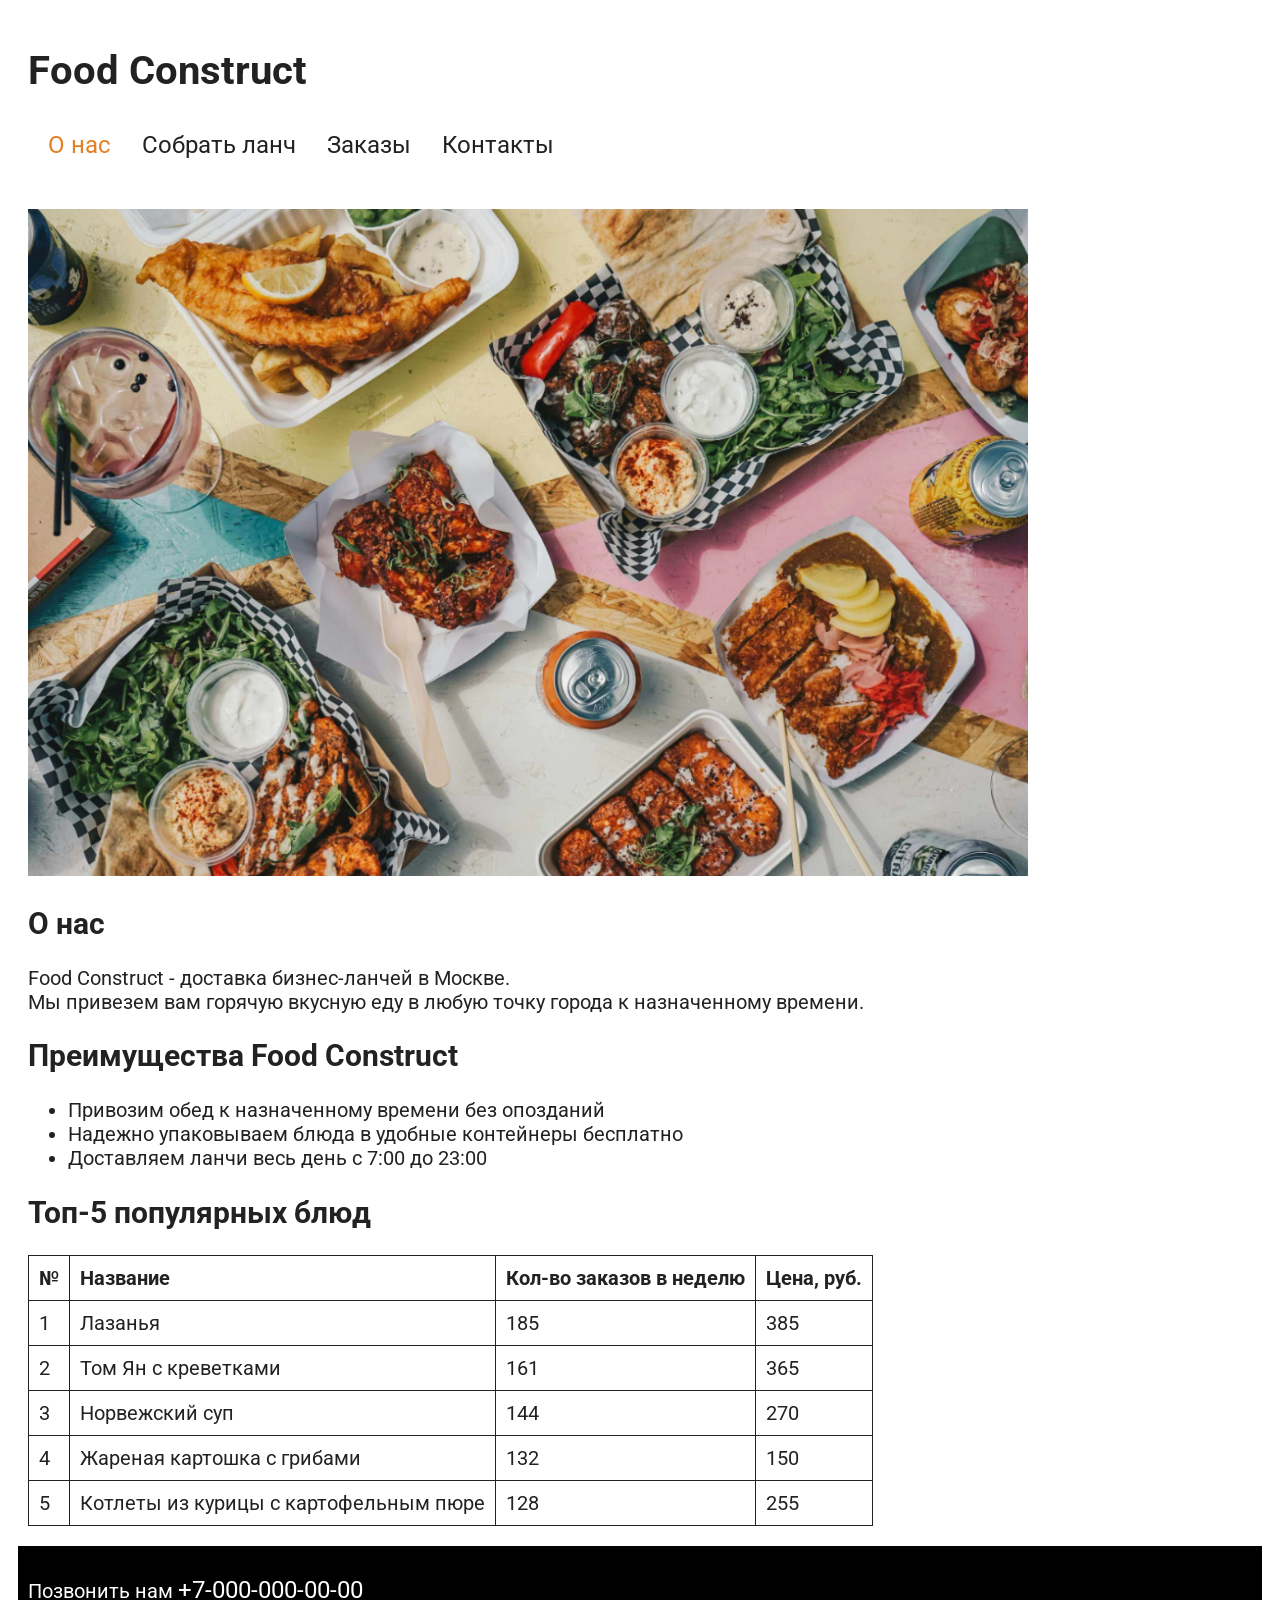
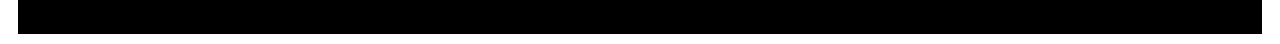
<file: lab1/index.html>
<!DOCTYPE html>
<html lang="ru">
<head>
    <meta charset="UTF-8">
    <meta name="viewport" content="width=device-width, initial-scale=1.0">

    <title>Food Construct</title>

    <link rel="stylesheet" href="main.css">

    <link rel="preconnect" href="https://fonts.googleapis.com">
    <link rel="preconnect" href="https://fonts.gstatic.com" crossorigin>
    <link href="https://fonts.googleapis.com/css2?family=Roboto:ital,wght@0,100..900;1,100..900&display=swap" rel="stylesheet">
</head>

<body>

<header>
    <h1>Food Construct</h1>

    <nav>
        <a href="about.html" id="active">О нас</a>
        <a href="../lab4/lunch.html">Собрать ланч</a>
        <a href="orders.html">Заказы</a>
        <a href="#contacts">Контакты</a>
    </nav>
</header>

<main>

<section>
    <img class="about-image" src="images/lunch.png" alt="Food">

    <h2>О нас</h2>

    <p>
        Food Construct - доставка бизнес-ланчей в Москве.<br>
        Мы привезем вам горячую вкусную еду в любую точку города к назначенному времени.
    </p>
</section>

<section>
    <h2>Преимущества Food Construct</h2>

    <ul>
        <li>Привозим обед к назначенному времени без опозданий</li>
        <li>Надежно упаковываем блюда в удобные контейнеры бесплатно</li>
        <li>Доставляем ланчи весь день с 7:00 до 23:00</li>
    </ul>
</section>

<section>
    <h2>Топ-5 популярных блюд</h2>

    <table class="popular-dishes">
        <tr>
            <th>№</th>
            <th>Название</th>
            <th>Кол-во заказов в неделю</th>
            <th>Цена, руб.</th>
        </tr>

        <tr>
            <td>1</td>
            <td>Лазанья</td>
            <td>185</td>
            <td>385</td>
        </tr>

        <tr>
            <td>2</td>
            <td>Том Ян с креветками</td>
            <td>161</td>
            <td>365</td>
        </tr>

        <tr>
            <td>3</td>
            <td>Норвежский суп</td>
            <td>144</td>
            <td>270</td>
        </tr>

        <tr>
            <td>4</td>
            <td>Жареная картошка с грибами</td>
            <td>132</td>
            <td>150</td>
        </tr>

        <tr>
            <td>5</td>
            <td>Котлеты из курицы с картофельным пюре</td>
            <td>128</td>
            <td>255</td>
        </tr>
    </table>
</section>

</main>

<footer id="contacts">
    <p>
        Позвонить нам
        <a id="phoneNum" href="tel:+70000000000">+7-000-000-00-00</a>
    </p>
</footer>

</body>
</html>
</file>
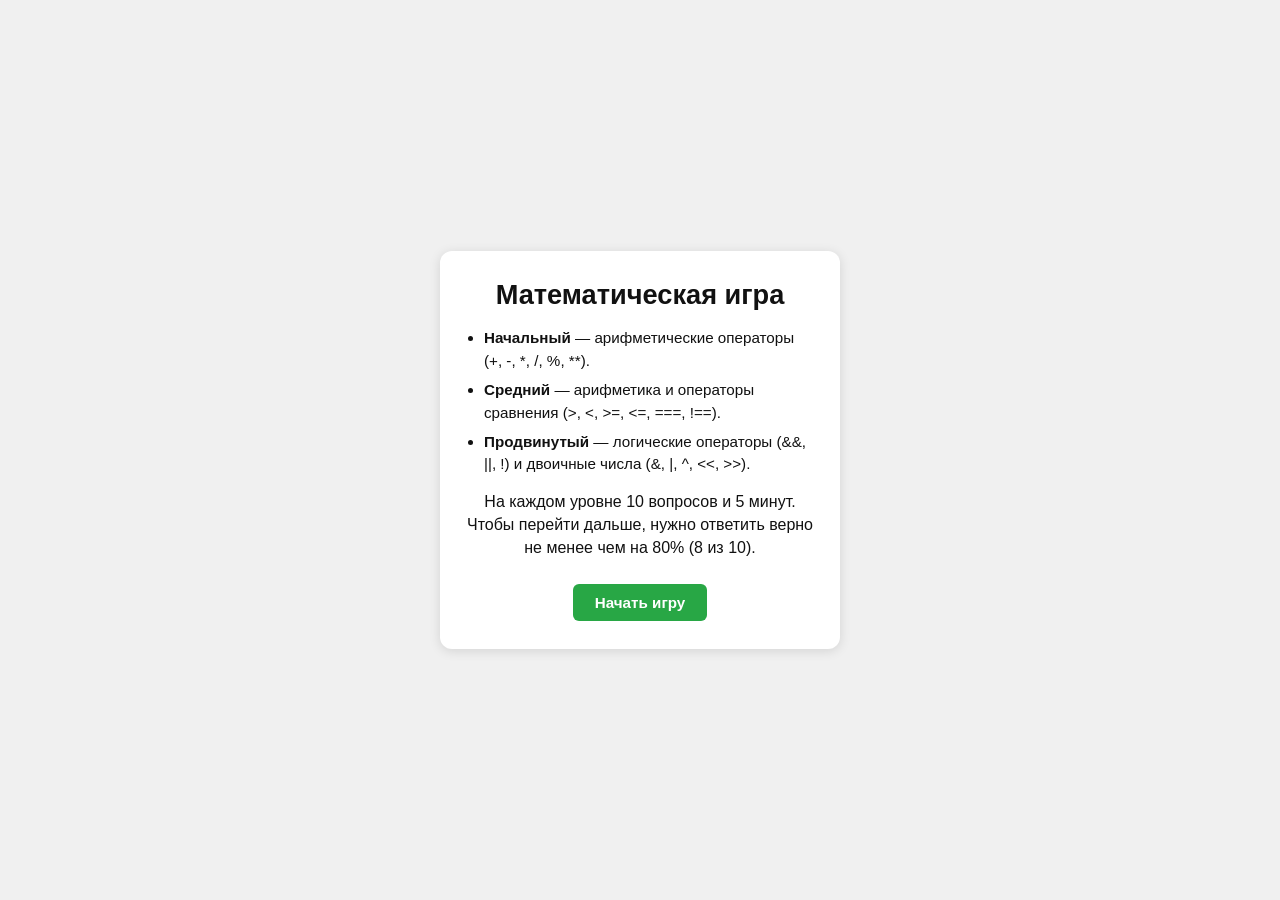
<file: lab4/hw/index.html>
<!DOCTYPE html>
<html lang="ru">
<head>
  <meta charset="UTF-8">
  <meta name="viewport" content="width=device-width, initial-scale=1.0">
  <title>Математическая игра</title>
  <link rel="stylesheet" href="style.css">
</head>
<body>
  <main class="card">
    <h1>Математическая игра</h1>

    <!-- Стартовый экран -->
    <section id="screen-start">
      <ul class="rules">
        <li><b>Начальный</b> — арифметические операторы (+, -, *, /, %, **).</li>
        <li><b>Средний</b> — арифметика и операторы сравнения (&gt;, &lt;, &gt;=, &lt;=, ===, !==).</li>
        <li><b>Продвинутый</b> — логические операторы (&amp;&amp;, ||, !) и двоичные числа (&amp;, |, ^, &lt;&lt;, &gt;&gt;).</li>
      </ul>
      <p>На каждом уровне 10 вопросов и 5 минут. Чтобы перейти дальше, нужно ответить верно не менее чем на 80% (8 из 10).</p>
      <button id="start-btn">Начать игру</button>
    </section>

    <!-- Экран игры -->
    <section id="screen-game" hidden>
      <div class="info">Уровень: <span id="level-name"></span></div>
      <div class="info">Осталось времени: <span id="timer"></span></div>
      <div class="info small">Вопрос <span id="q-number">1</span> из 10</div>

      <div class="question" id="question"></div>
      <div class="hint" id="hint"></div>

      <div id="input-block">
        <input type="text" id="answer" placeholder="Введите ваш ответ" autocomplete="off" aria-label="Ваш ответ">
        <button id="submit-btn">Ответить</button>
      </div>

      <div id="bool-block" hidden>
        <button id="btn-true">true</button>
        <button id="btn-false">false</button>
      </div>

      <div class="feedback" id="feedback"></div>

      <div class="stats">
        <span class="ok">Верно: <b id="correct">0</b></span>
        <span class="bad">Неверно: <b id="incorrect">0</b></span>
      </div>
    </section>

    <!-- Экран результата -->
    <section id="screen-result" hidden>
      <h2 id="result-title"></h2>
      <p id="result-text"></p>
      <div class="actions" id="result-actions"></div>
    </section>
  </main>

  <script src="math_game.js"></script>
</body>
</html>
</file>
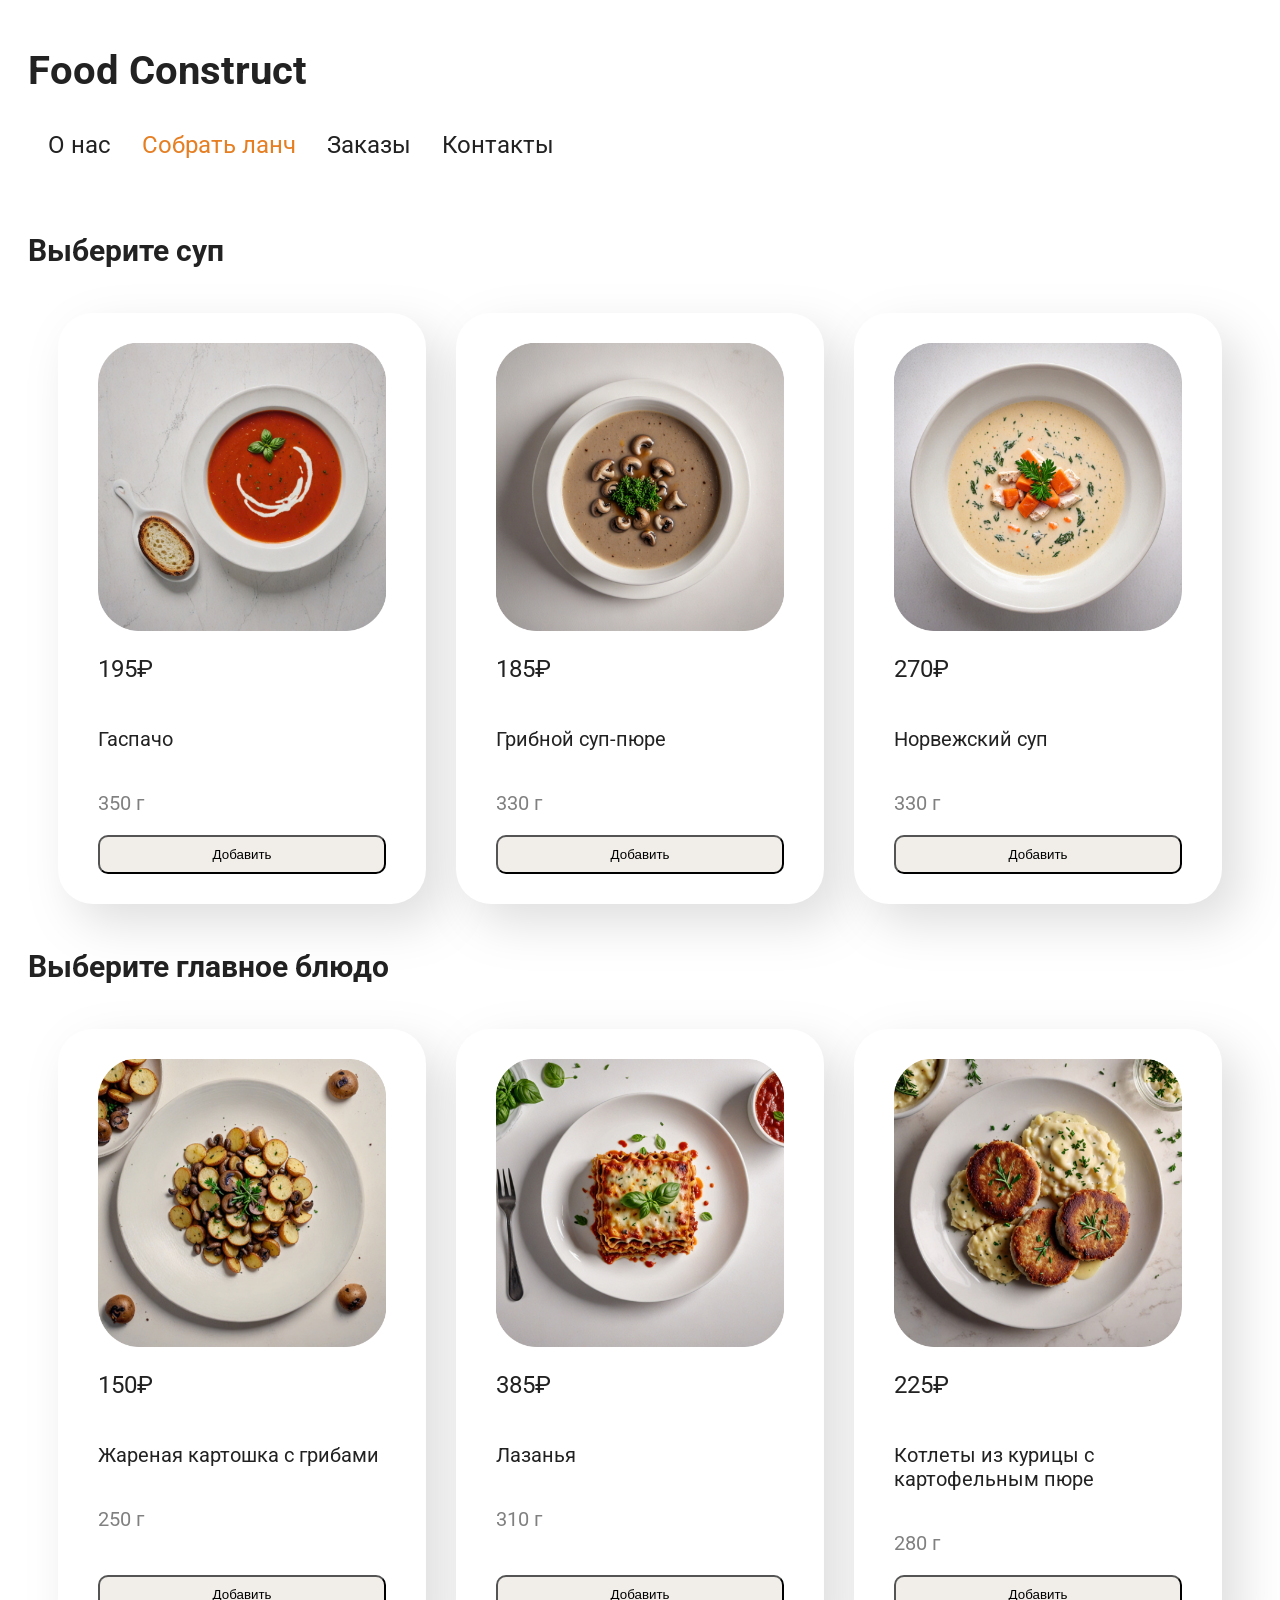
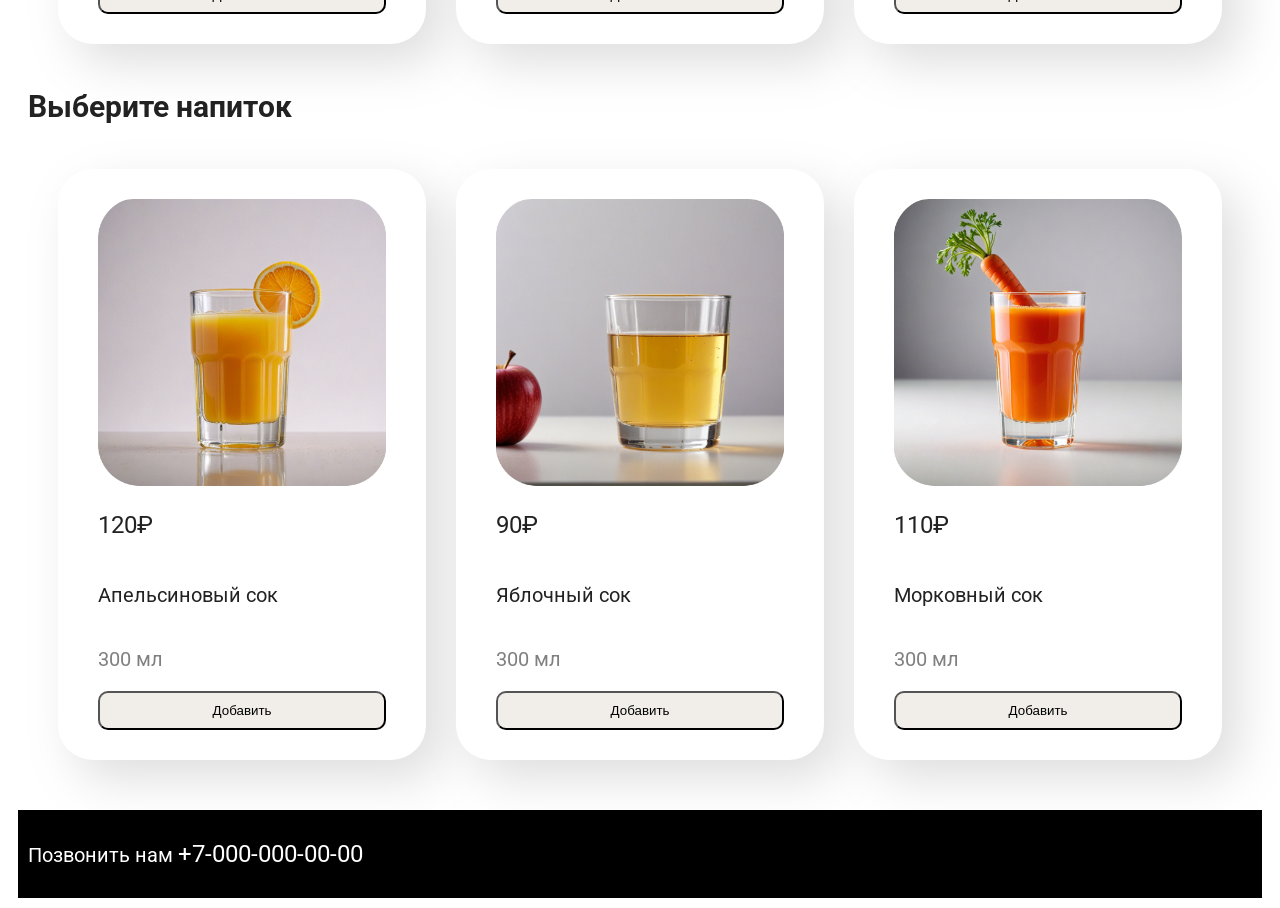
<file: lab2/lunch.html>
<!DOCTYPE html>
<html lang="ru">

<head>
    <meta charset="UTF-8">
    <meta name="viewport" content="width=device-width, initial-scale=1.0">

    <title>Собрать ланч — Food Construct</title>

    <link rel="stylesheet" href="../lab1/main.css">
    <link rel="stylesheet" href="lunch.css">

    <link rel="preconnect" href="https://fonts.googleapis.com">
    <link rel="preconnect" href="https://fonts.gstatic.com" crossorigin>
    <link href="https://fonts.googleapis.com/css2?family=Roboto:ital,wght@0,100..900;1,100..900&display=swap" rel="stylesheet">
</head>

<body>

<header>
    <h1>Food Construct</h1>

    <nav>
        <a href="../lab1/index.html">О нас</a>
        <a href="lunch.html" id="active">Собрать ланч</a>
        <a href="orders.html">Заказы</a>
        <a href="#contacts">Контакты</a>
    </nav>
</header>


<main>

    <section>
        <h2>Выберите суп</h2>
        <div class="dishes">
            <div class="dish">
                <img src="images/gazpacho.png" alt="Гаспачо">
                <p>195₽</p>
                <p>Гаспачо</p>
                <p>350 г</p>
                <button>Добавить</button>
            </div>

            <div class="dish">
                <img src="images/mushroom-soup.png" alt="Грибной суп-пюре">
                <p>185₽</p>
                <p>Грибной суп-пюре</p>
                <p>330 г</p>
                <button>Добавить</button>
            </div>

            <div class="dish">
                <img src="images/norwegian-soup.png" alt="Норвежский суп">
                <p>270₽</p>
                <p>Норвежский суп</p>
                <p>330 г</p>
                <button>Добавить</button>
            </div>

        </div>
    </section>

    <section>
        <h2>Выберите главное блюдо</h2>
        <div class="dishes">
            <div class="dish">
                <img src="images/potatoes.png" alt="Жареная картошка с грибами">
                <p>150₽</p>
                <p>Жареная картошка с грибами</p>
                <p>250 г</p>
                <button>Добавить</button>
            </div>

            <div class="dish">
                <img src="images/lasagna.png" alt="Лазанья">
                <p>385₽</p>
                <p>Лазанья</p>
                <p>310 г</p>
                <button>Добавить</button>
            </div>

            <div class="dish">
                <img src="images/chicken-cutlets.png" alt="Котлеты из курицы с картофельным пюре">
                <p>225₽</p>
                <p>Котлеты из курицы с картофельным пюре</p>
                <p>280 г</p>
                <button>Добавить</button>
            </div>

        </div>
    </section>

    <section>
        <h2>Выберите напиток</h2>

        <div class="dishes">
            <div class="dish">
                <img src="images/orange-juice.png" alt="Апельсиновый сок">
                <p>120₽</p>
                <p>Апельсиновый сок</p>
                <p>300 мл</p>
                <button>Добавить</button>
            </div>

            <div class="dish">
                <img src="images/apple-juice.png" alt="Яблочный сок">
                <p>90₽</p>
                <p>Яблочный сок</p>
                <p>300 мл</p>
                <button>Добавить</button>
            </div>

            <div class="dish">
                <img src="images/carrot-juice.png" alt="Морковный сок">
                <p>110₽</p>
                <p>Морковный сок</p>
                <p>300 мл</p>
                <button>Добавить</button>
            </div>
        </div>
    </section>
</main>


<footer id="contacts">
    <p>Позвонить нам
        <a id="phoneNum" href="tel:+70000000000">+7-000-000-00-00</a>
    </p>
</footer>
</body>
</html>
</file>
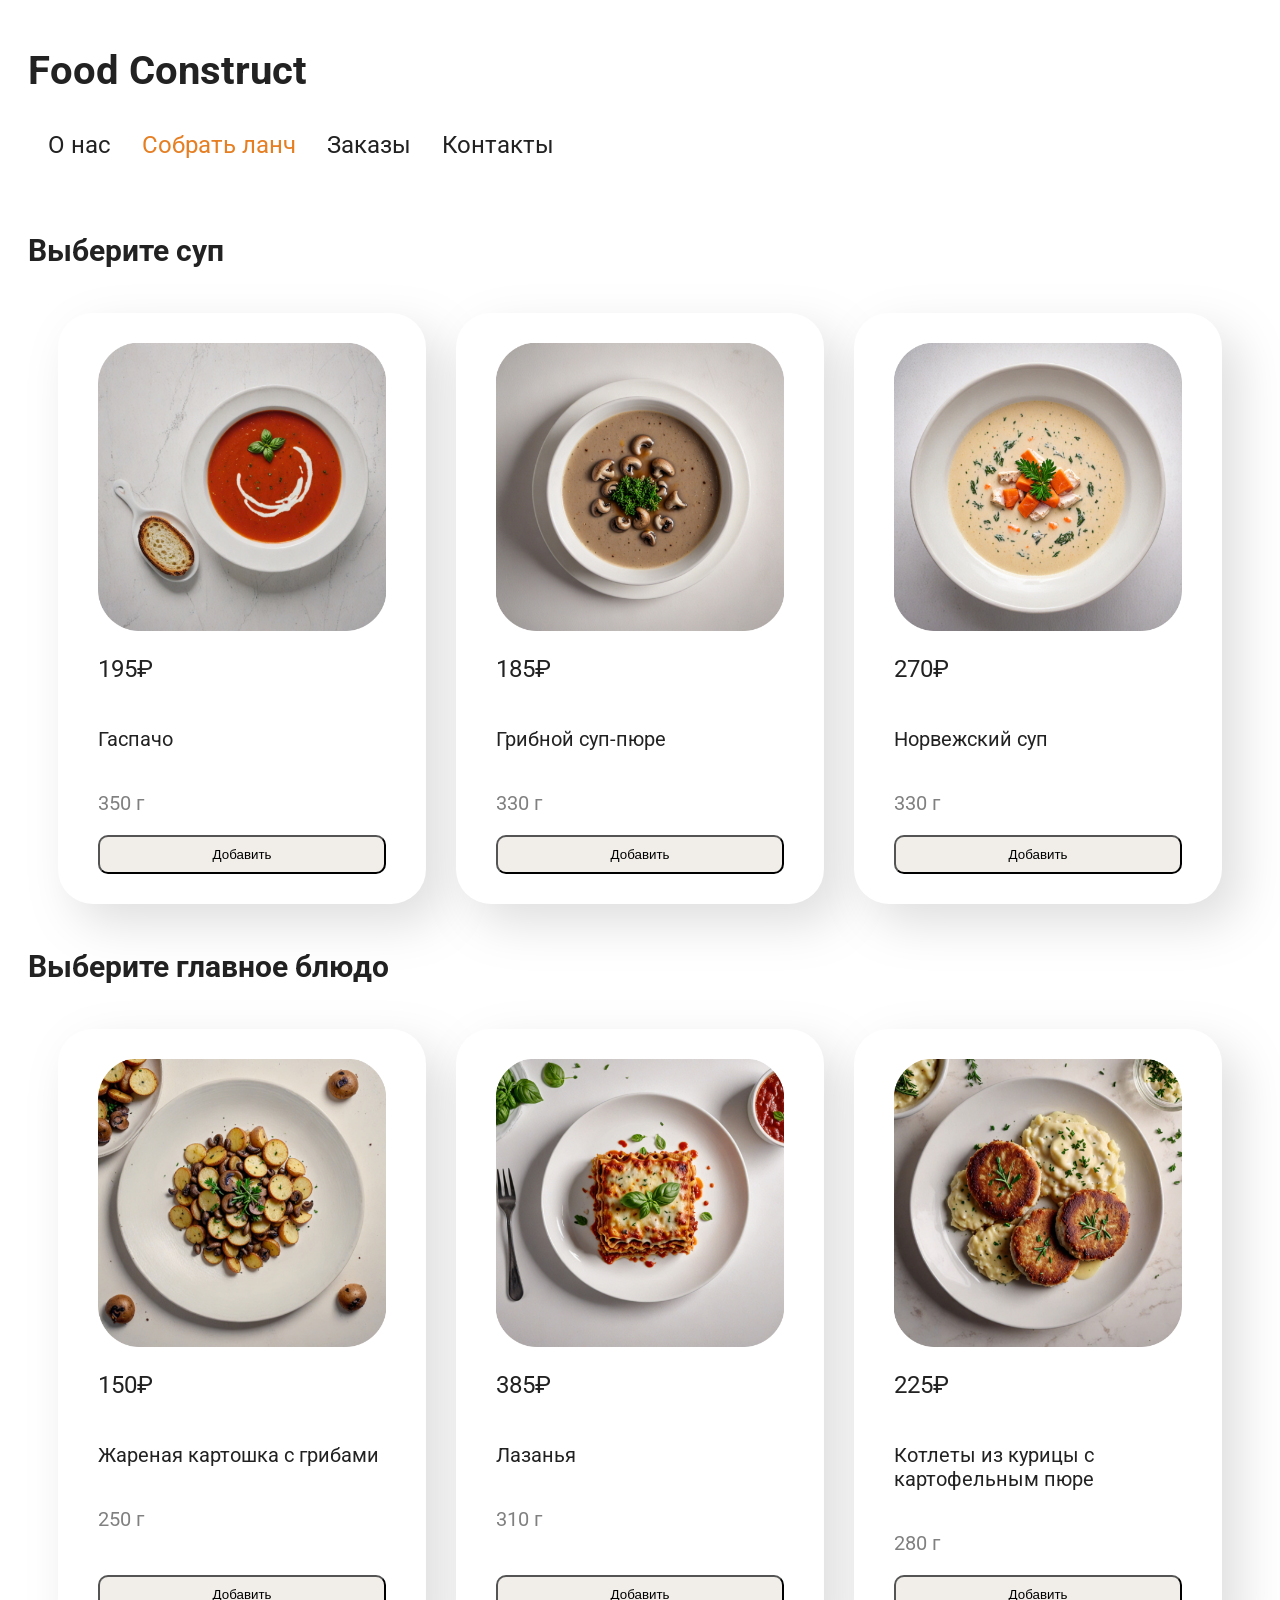
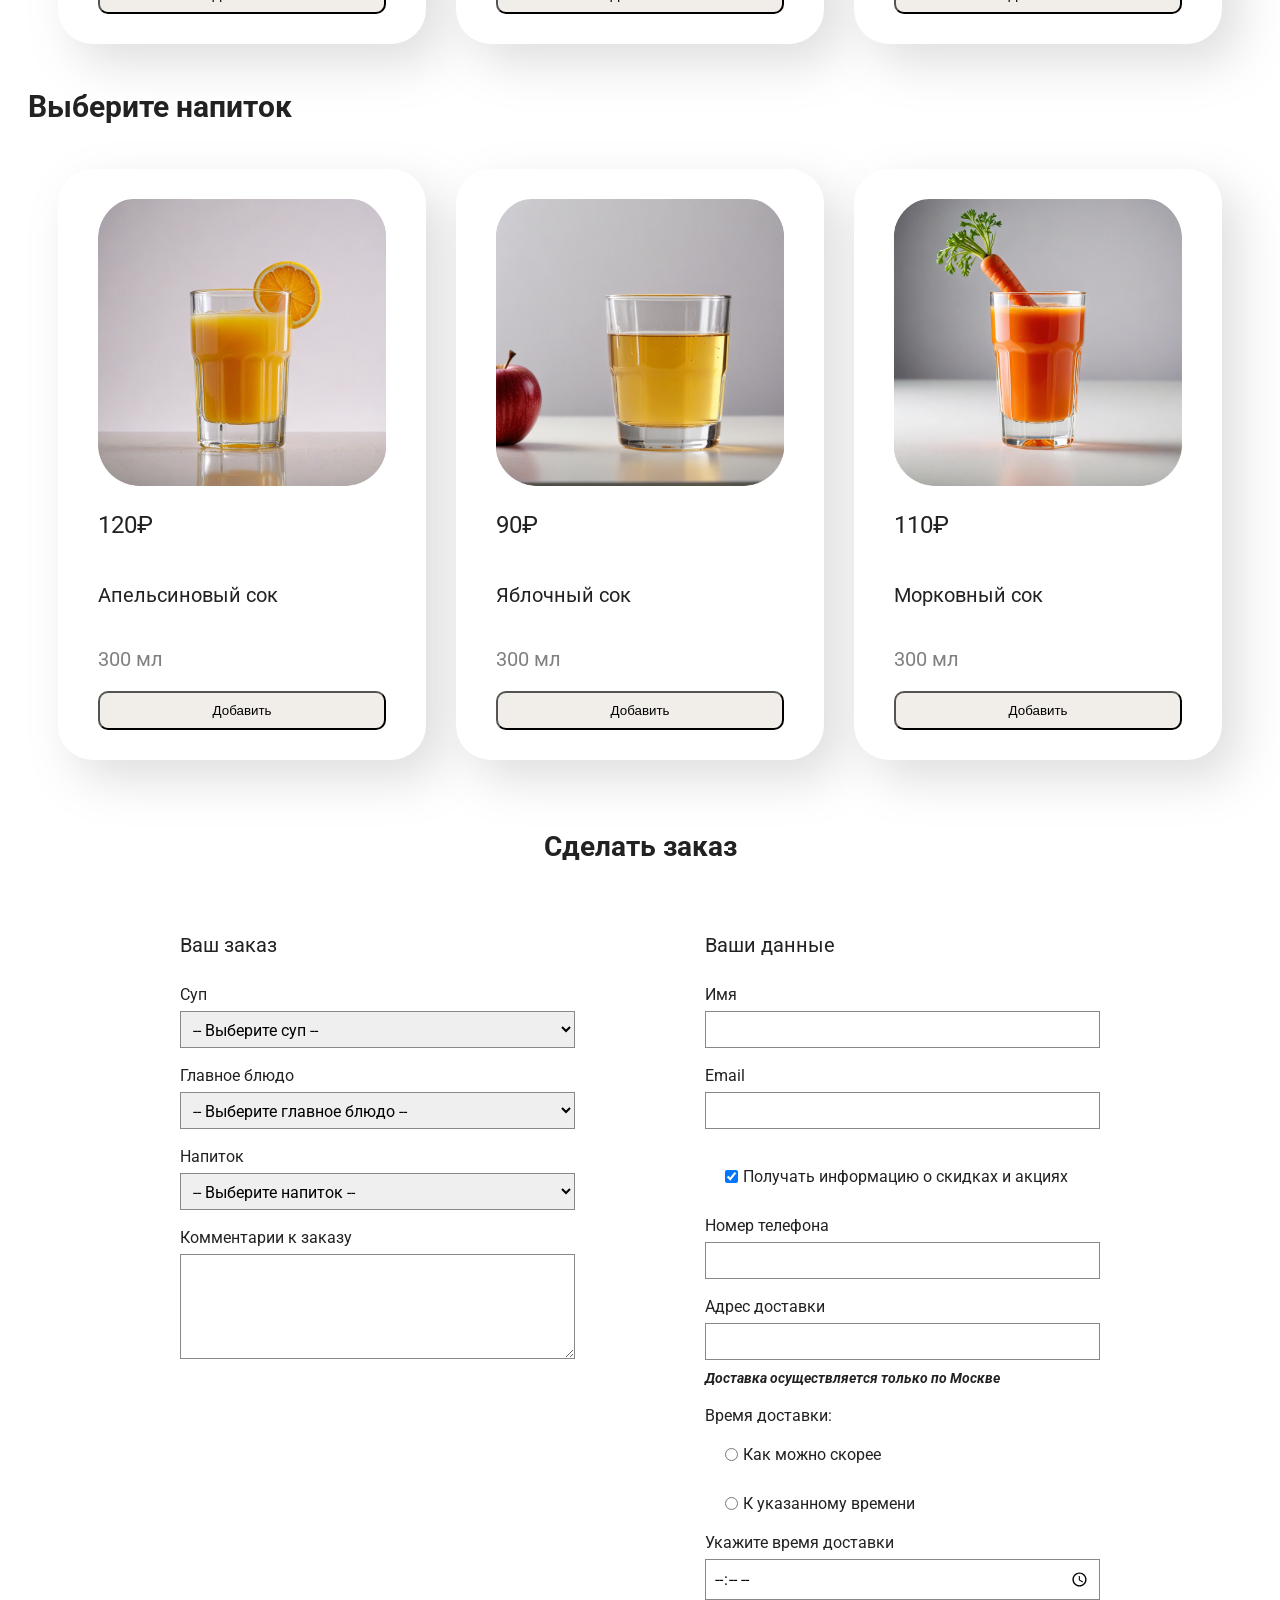
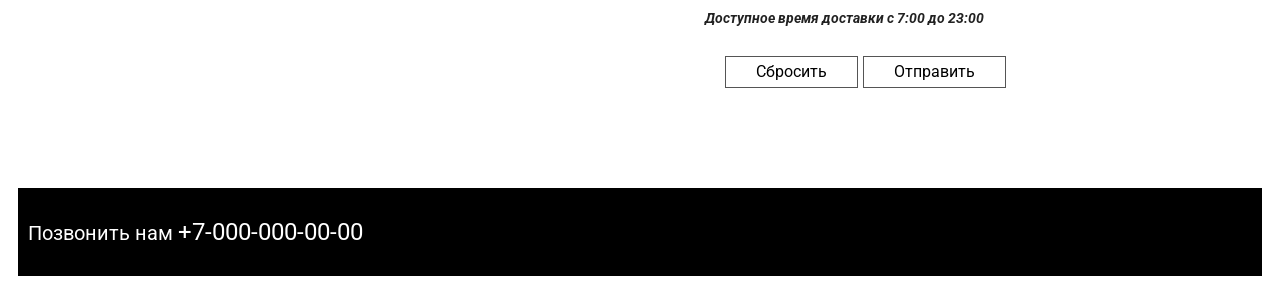
<file: lab3/lunch.html>
<!DOCTYPE html>
<html lang="ru">

<head>
    <meta charset="UTF-8">
    <meta name="viewport" content="width=device-width, initial-scale=1.0">

    <title>Собрать ланч — Food Construct</title>

    <link rel="stylesheet" href="../lab1/main.css">
    <link rel="stylesheet" href="lunch.css">

    <link rel="preconnect" href="https://fonts.googleapis.com">
    <link rel="preconnect" href="https://fonts.gstatic.com" crossorigin>
    <link href="https://fonts.googleapis.com/css2?family=Roboto:ital,wght@0,100..900;1,100..900&display=swap" rel="stylesheet">
</head>

<body>

<header>
    <h1>Food Construct</h1>

    <nav>
        <a href="../lab1/index.html">О нас</a>
        <a href="lunch.html" id="active">Собрать ланч</a>
        <a href="orders.html">Заказы</a>
        <a href="#contacts">Контакты</a>
    </nav>
</header>


<main>

    <section>
        <h2>Выберите суп</h2>

        <div class="dishes">

            <div class="dish">
                <img src="images/gazpacho.png" alt="Гаспачо">
                <p>195₽</p>
                <p>Гаспачо</p>
                <p>350 г</p>
                <button>Добавить</button>
            </div>

            <div class="dish">
                <img src="images/mushroom-soup.png" alt="Грибной суп-пюре">
                <p>185₽</p>
                <p>Грибной суп-пюре</p>
                <p>330 г</p>
                <button>Добавить</button>
            </div>

            <div class="dish">
                <img src="images/norwegian-soup.png" alt="Норвежский суп">
                <p>270₽</p>
                <p>Норвежский суп</p>
                <p>330 г</p>
                <button>Добавить</button>
            </div>

        </div>
    </section>


    <section>
        <h2>Выберите главное блюдо</h2>

        <div class="dishes">

            <div class="dish">
                <img src="images/potatoes.png" alt="Жареная картошка с грибами">
                <p>150₽</p>
                <p>Жареная картошка с грибами</p>
                <p>250 г</p>
                <button>Добавить</button>
            </div>

            <div class="dish">
                <img src="images/lasagna.png" alt="Лазанья">
                <p>385₽</p>
                <p>Лазанья</p>
                <p>310 г</p>
                <button>Добавить</button>
            </div>

            <div class="dish">
                <img src="images/chicken-cutlets.png" alt="Котлеты из курицы с картофельным пюре">
                <p>225₽</p>
                <p>Котлеты из курицы с картофельным пюре</p>
                <p>280 г</p>
                <button>Добавить</button>
            </div>

        </div>
    </section>


    <section>
        <h2>Выберите напиток</h2>

        <div class="dishes">

            <div class="dish">
                <img src="images/orange-juice.png" alt="Апельсиновый сок">
                <p>120₽</p>
                <p>Апельсиновый сок</p>
                <p>300 мл</p>
                <button>Добавить</button>
            </div>

            <div class="dish">
                <img src="images/apple-juice.png" alt="Яблочный сок">
                <p>90₽</p>
                <p>Яблочный сок</p>
                <p>300 мл</p>
                <button>Добавить</button>
            </div>

            <div class="dish">
                <img src="images/carrot-juice.png" alt="Морковный сок">
                <p>110₽</p>
                <p>Морковный сок</p>
                <p>300 мл</p>
                <button>Добавить</button>
            </div>

        </div>
    </section>

    <section class="order">
        <h2>Сделать заказ</h2>

        <form action="https://httpbin.org/post" method="post">

            <div class="order-columns">

                <div class="order-block">
                    <h3>Ваш заказ</h3>
                    <label for="soup">Суп</label>
                    <select id="soup" name="soup" required>
                        <option value="">-- Выберите суп --</option>
                        <option value="gazpacho">Гаспачо</option>
                        <option value="mushroom-soup">Грибной суп-пюре</option>
                        <option value="norwegian-soup">Норвежский суп</option>
                    </select>


                    <label for="main-dish">Главное блюдо</label>
                    <select id="main-dish" name="main_dish" required>
                        <option value="">-- Выберите главное блюдо --</option>
                        <option value="potatoes">Жареная картошка с грибами</option>
                        <option value="lasagna">Лазанья</option>
                        <option value="chicken-cutlets">Котлеты из курицы с картофельным пюре</option>
                    </select>


                    <label for="drink">Напиток</label>
                    <select id="drink" name="drink" required>
                        <option value="">-- Выберите напиток --</option>
                        <option value="orange-juice">Апельсиновый сок</option>
                        <option value="apple-juice">Яблочный сок</option>
                        <option value="carrot-juice">Морковный сок</option>
                    </select>


                    <label for="comment">Комментарии к заказу</label>
                    <textarea
                        id="comment"
                        name="comment"
                    ></textarea>
                </div>

                <div class="order-block">

                    <h3>Ваши данные</h3>

                    <label for="name">Имя</label>
                    <input
                        type="text"
                        id="name"
                        name="name"
                        required>

                    <label for="email">Email</label>
                    <input
                        type="email"
                        id="email"
                        name="email"
                        required>


                    <div class="checkbox-row">
                        <input
                            type="checkbox"
                            id="subscribe"
                            name="subscribe"
                            value="yes"
                            checked>

                        <label for="subscribe">
                            Получать информацию о скидках и акциях
                        </label>

                    </div>


                    <label for="phone">Номер телефона</label>
                    <input
                        type="tel"
                        id="phone"
                        name="phone"
                        required>


                    <label for="address">Адрес доставки</label>
                    <input
                        type="text"
                        id="address"
                        name="address"
                        required>

                    <p class="delivery-note">
                        Доставка осуществляется только по Москве
                    </p>

                    <p class="delivery-title">
                        Время доставки:
                    </p>

                    <div class="radio-row">
                        <input
                            type="radio"
                            id="asap"
                            name="delivery_time_type"
                            value="asap"
                            required>

                        <label for="asap">
                            Как можно скорее
                        </label>
                    </div>


                    <div class="radio-row">
                        <input
                            type="radio"
                            id="specific-time"
                            name="delivery_time_type"
                            value="specific">

                        <label for="specific-time">
                            К указанному времени
                        </label>
                    </div>

                    <label for="delivery-time">
                        Укажите время доставки
                    </label>

                    <input
                        type="time"
                        id="delivery-time"
                        name="delivery_time"
                        min="07:00"
                        max="23:00"
                        step="300">

                    <p class="delivery-note">
                        Доступное время доставки с 7:00 до 23:00
                    </p>

                    <div class="buttons">

                        <button type="reset">
                            Сбросить
                        </button>
                        <button type="submit">
                            Отправить
                        </button>

                    </div>
                </div>
            </div>
        </form>
    </section>
</main>


<footer id="contacts">
    <p>
        Позвонить нам
        <a id="phoneNum" href="tel:+70000000000">
            +7-000-000-00-00
        </a>
    </p>
</footer>

</body>
</html>
</file>
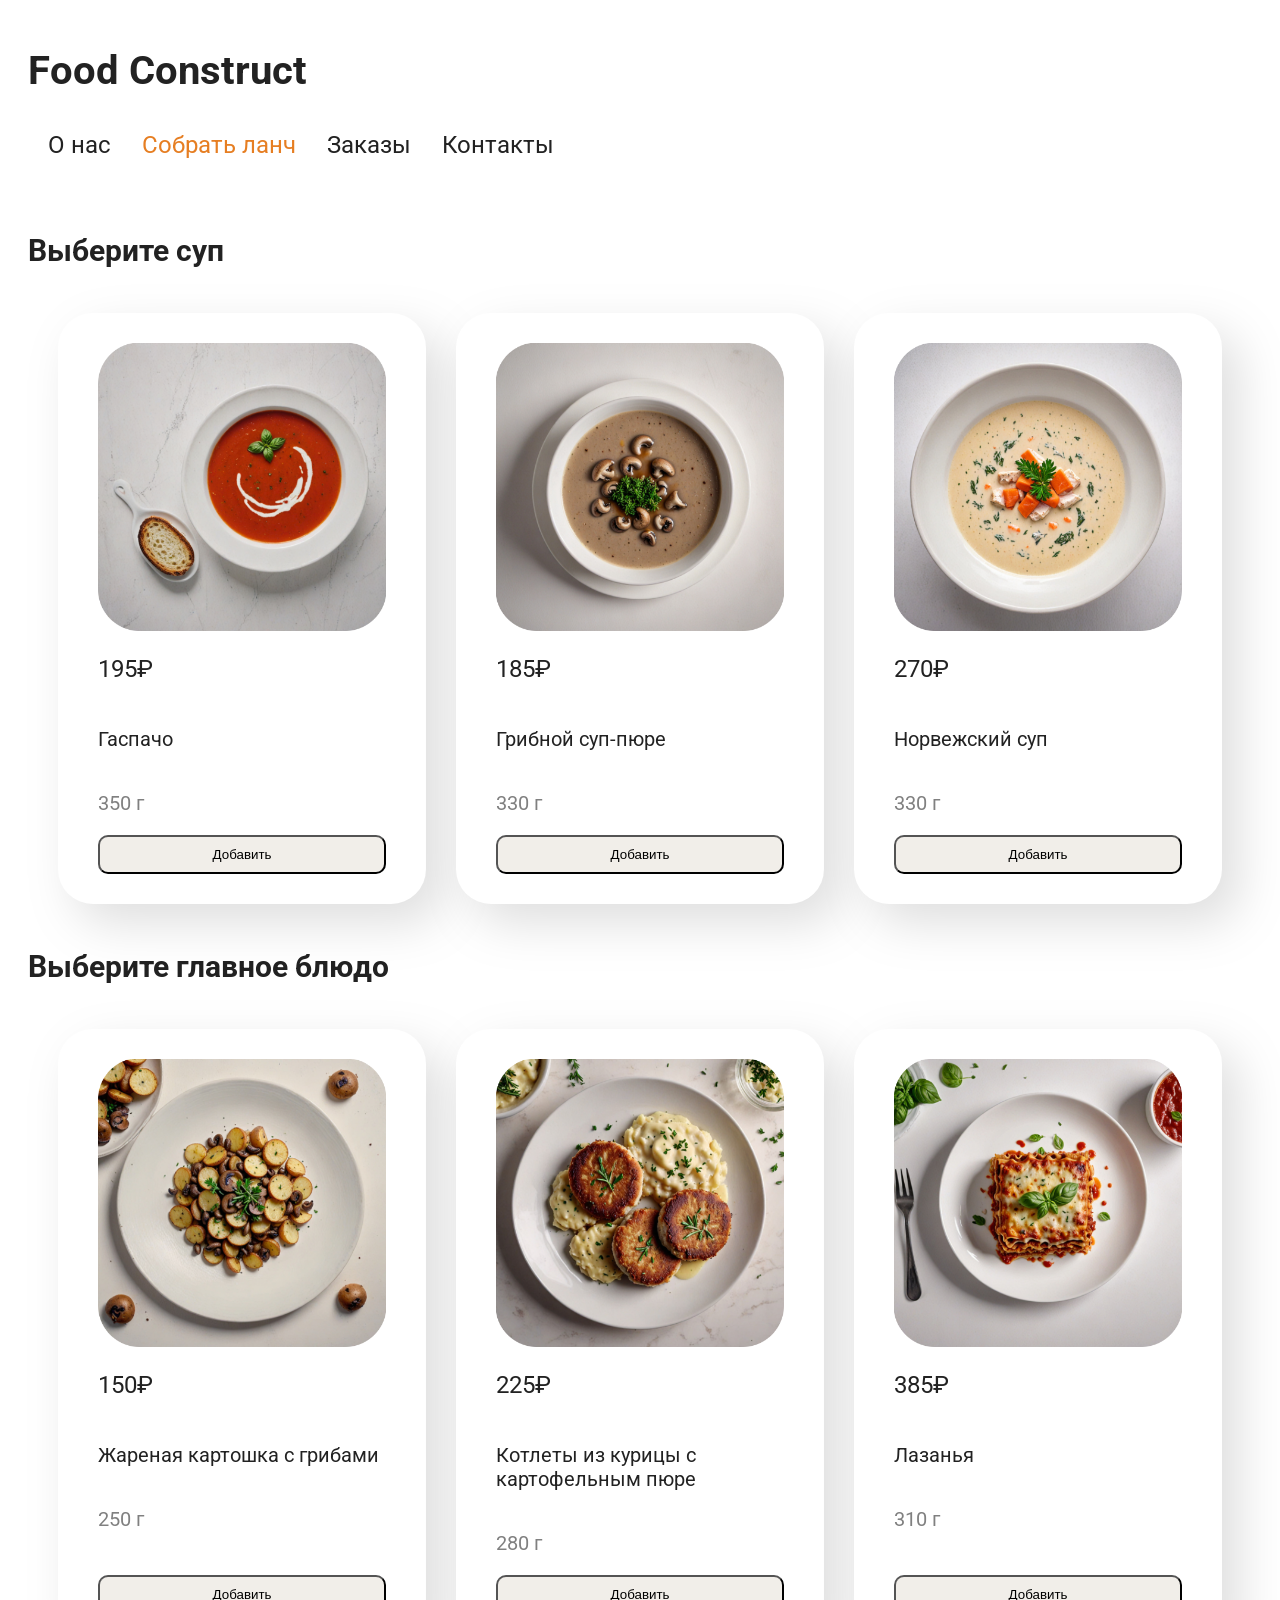
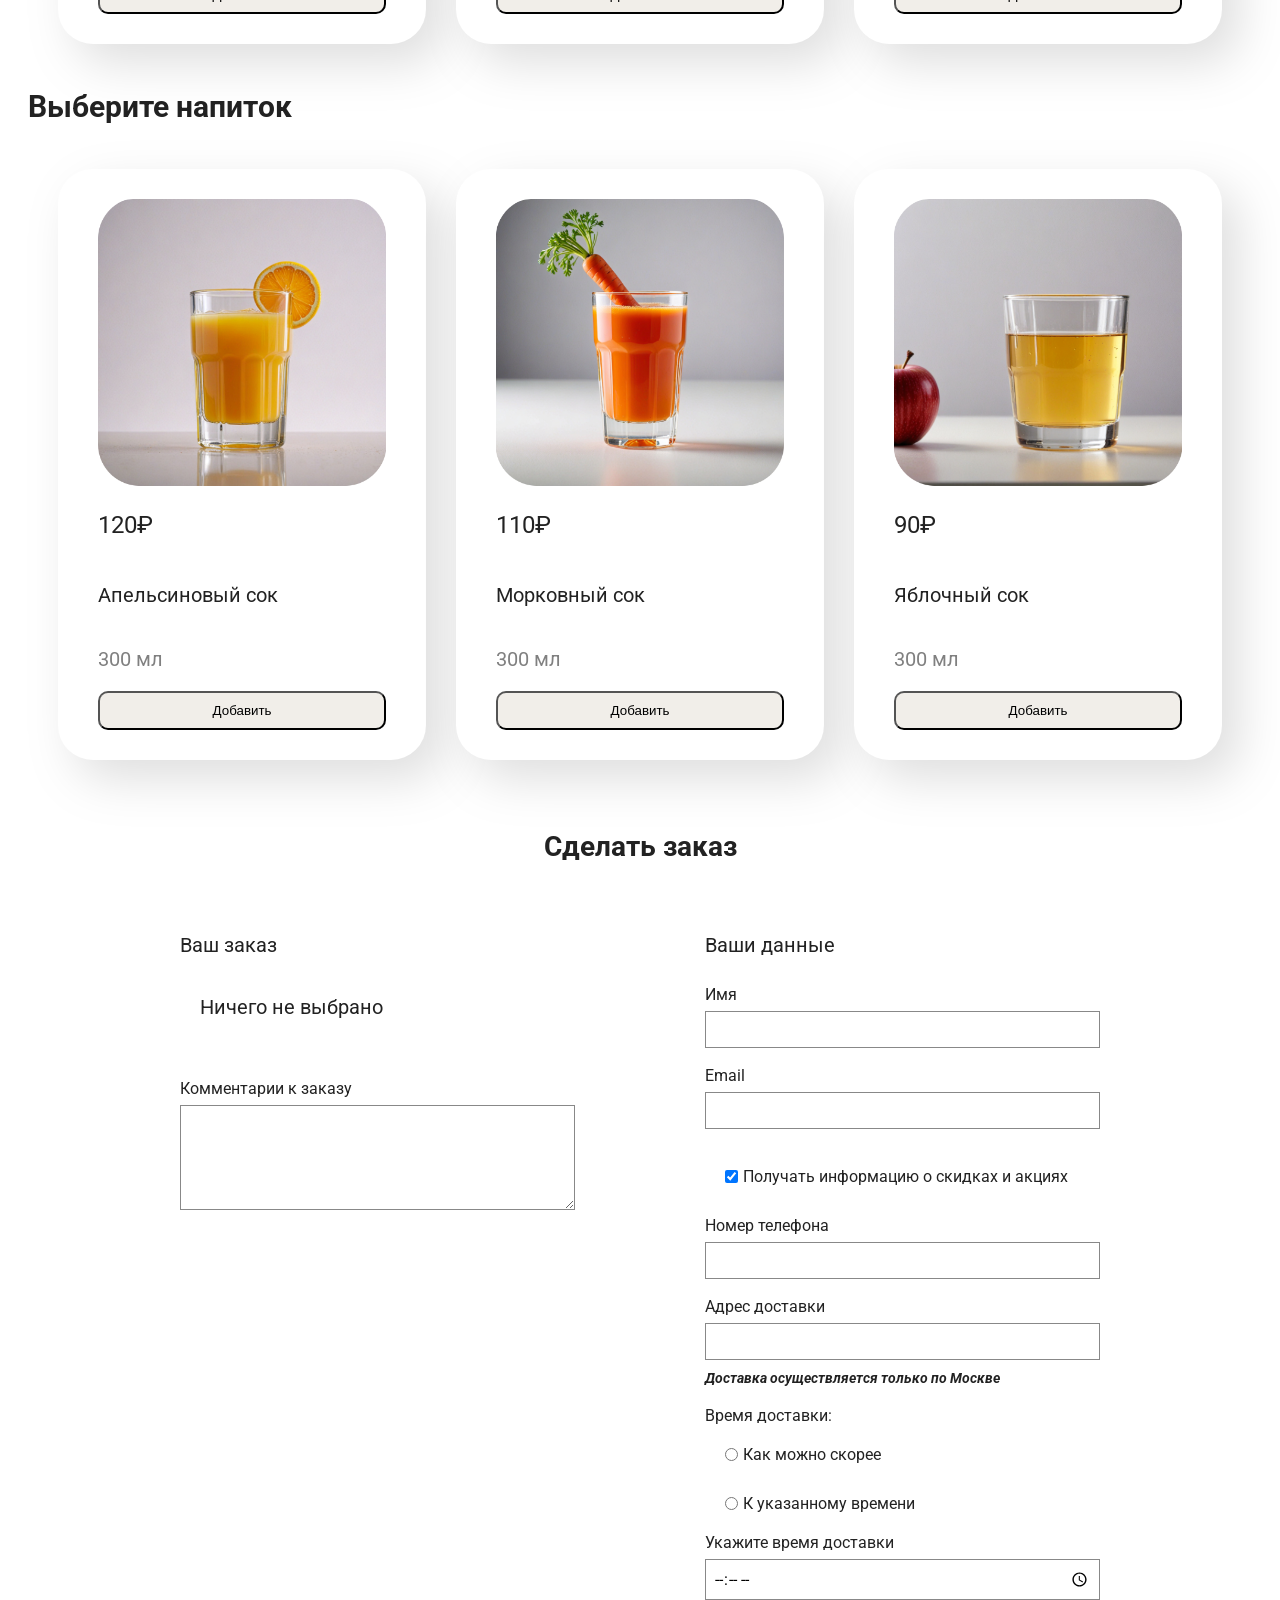
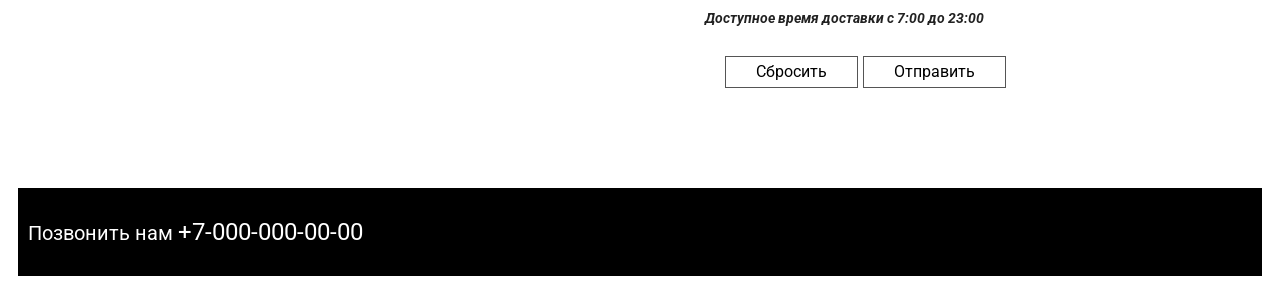
<file: lab4/lunch.html>
<!DOCTYPE html>
<html lang="ru">

<head>
    <meta charset="UTF-8">
    <meta name="viewport" content="width=device-width, initial-scale=1.0">

    <title>Собрать ланч — Food Construct</title>

    <link rel="stylesheet" href="../lab1/main.css">
    <link rel="stylesheet" href="lunch.css">

    <link rel="preconnect" href="https://fonts.googleapis.com">
    <link rel="preconnect" href="https://fonts.gstatic.com" crossorigin>
    <link href="https://fonts.googleapis.com/css2?family=Roboto:ital,wght@0,100..900;1,100..900&display=swap" rel="stylesheet">
</head>

<body>

<header>
    <h1>Food Construct</h1>

    <nav>
        <a href="../lab1/index.html">О нас</a>
        <a href="lunch.html" id="active">Собрать ланч</a>
        <a href="orders.html">Заказы</a>
        <a href="#contacts">Контакты</a>
    </nav>
</header>


<main>

    <section>
        <h2>Выберите суп</h2>

        <div class="dishes" id="soups"></div>
    </section>


    <section>
        <h2>Выберите главное блюдо</h2>

        <div class="dishes" id="main-dishes"></div>
    </section>


    <section>
        <h2>Выберите напиток</h2>

        <div class="dishes" id="drinks"></div>
    </section>


    <section class="order">
        <h2>Сделать заказ</h2>

        <form action="https://httpbin.org/post" method="post">

            <div class="order-columns">

                <div class="order-block">

                    <h3>Ваш заказ</h3>

                    <div id="order-items">

                        <p id="empty-order">Ничего не выбрано</p>

                        <div class="order-category" id="soup-order">
                            <p class="category-title">Суп</p>
                            <div class="selected-dish">
                                <span id="selected-soup">Блюдо не выбрано</span>
                                <span id="soup-price"></span>
                            </div>
                        </div>

                        <div class="order-category" id="main-order">
                            <p class="category-title">Главное блюдо</p>
                            <div class="selected-dish">
                                <span id="selected-main">Блюдо не выбрано</span>
                                <span id="main-price"></span>
                            </div>
                        </div>

                        <div class="order-category" id="drink-order">
                            <p class="category-title">Напиток</p>
                            <div class="selected-dish">
                                <span id="selected-drink">Напиток не выбран</span>
                                <span id="drink-price"></span>
                            </div>
                        </div>

                        <div id="total-price">
                            <span>Стоимость заказа:</span>
                            <span id="total">0₽</span>
                        </div>

                    </div>


                    <label for="comment">Комментарии к заказу</label>

                    <textarea
                        id="comment"
                        name="comment"
                    ></textarea>

                </div>


                <div class="order-block">

                    <h3>Ваши данные</h3>

                    <label for="name">Имя</label>

                    <input
                        type="text"
                        id="name"
                        name="name"
                        required>


                    <label for="email">Email</label>

                    <input
                        type="email"
                        id="email"
                        name="email"
                        required>


                    <div class="checkbox-row">

                        <input
                            type="checkbox"
                            id="subscribe"
                            name="subscribe"
                            value="yes"
                            checked>

                        <label for="subscribe">
                            Получать информацию о скидках и акциях
                        </label>

                    </div>


                    <label for="phone">Номер телефона</label>

                    <input
                        type="tel"
                        id="phone"
                        name="phone"
                        required>


                    <label for="address">Адрес доставки</label>

                    <input
                        type="text"
                        id="address"
                        name="address"
                        required>


                    <p class="delivery-note">
                        Доставка осуществляется только по Москве
                    </p>


                    <p class="delivery-title">
                        Время доставки:
                    </p>


                    <div class="radio-row">

                        <input
                            type="radio"
                            id="asap"
                            name="delivery_time_type"
                            value="asap"
                            required>

                        <label for="asap">
                            Как можно скорее
                        </label>

                    </div>


                    <div class="radio-row">

                        <input
                            type="radio"
                            id="specific-time"
                            name="delivery_time_type"
                            value="specific">

                        <label for="specific-time">
                            К указанному времени
                        </label>

                    </div>


                    <label for="delivery-time">
                        Укажите время доставки
                    </label>

                    <input
                        type="time"
                        id="delivery-time"
                        name="delivery_time"
                        min="07:00"
                        max="23:00"
                        step="300">


                    <p class="delivery-note">
                        Доступное время доставки с 7:00 до 23:00
                    </p>


                    <div class="buttons">

                        <button type="reset">
                            Сбросить
                        </button>

                        <button type="submit">
                            Отправить
                        </button>

                    </div>

                </div>

            </div>

        </form>

    </section>

</main>


<footer id="contacts">

    <p>
        Позвонить нам

        <a id="phoneNum" href="tel:+70000000000">
            +7-000-000-00-00
        </a>
    </p>

</footer>


<script src="dishes.js"></script>
<script src="script.js"></script>

</body>
</html>
</file>
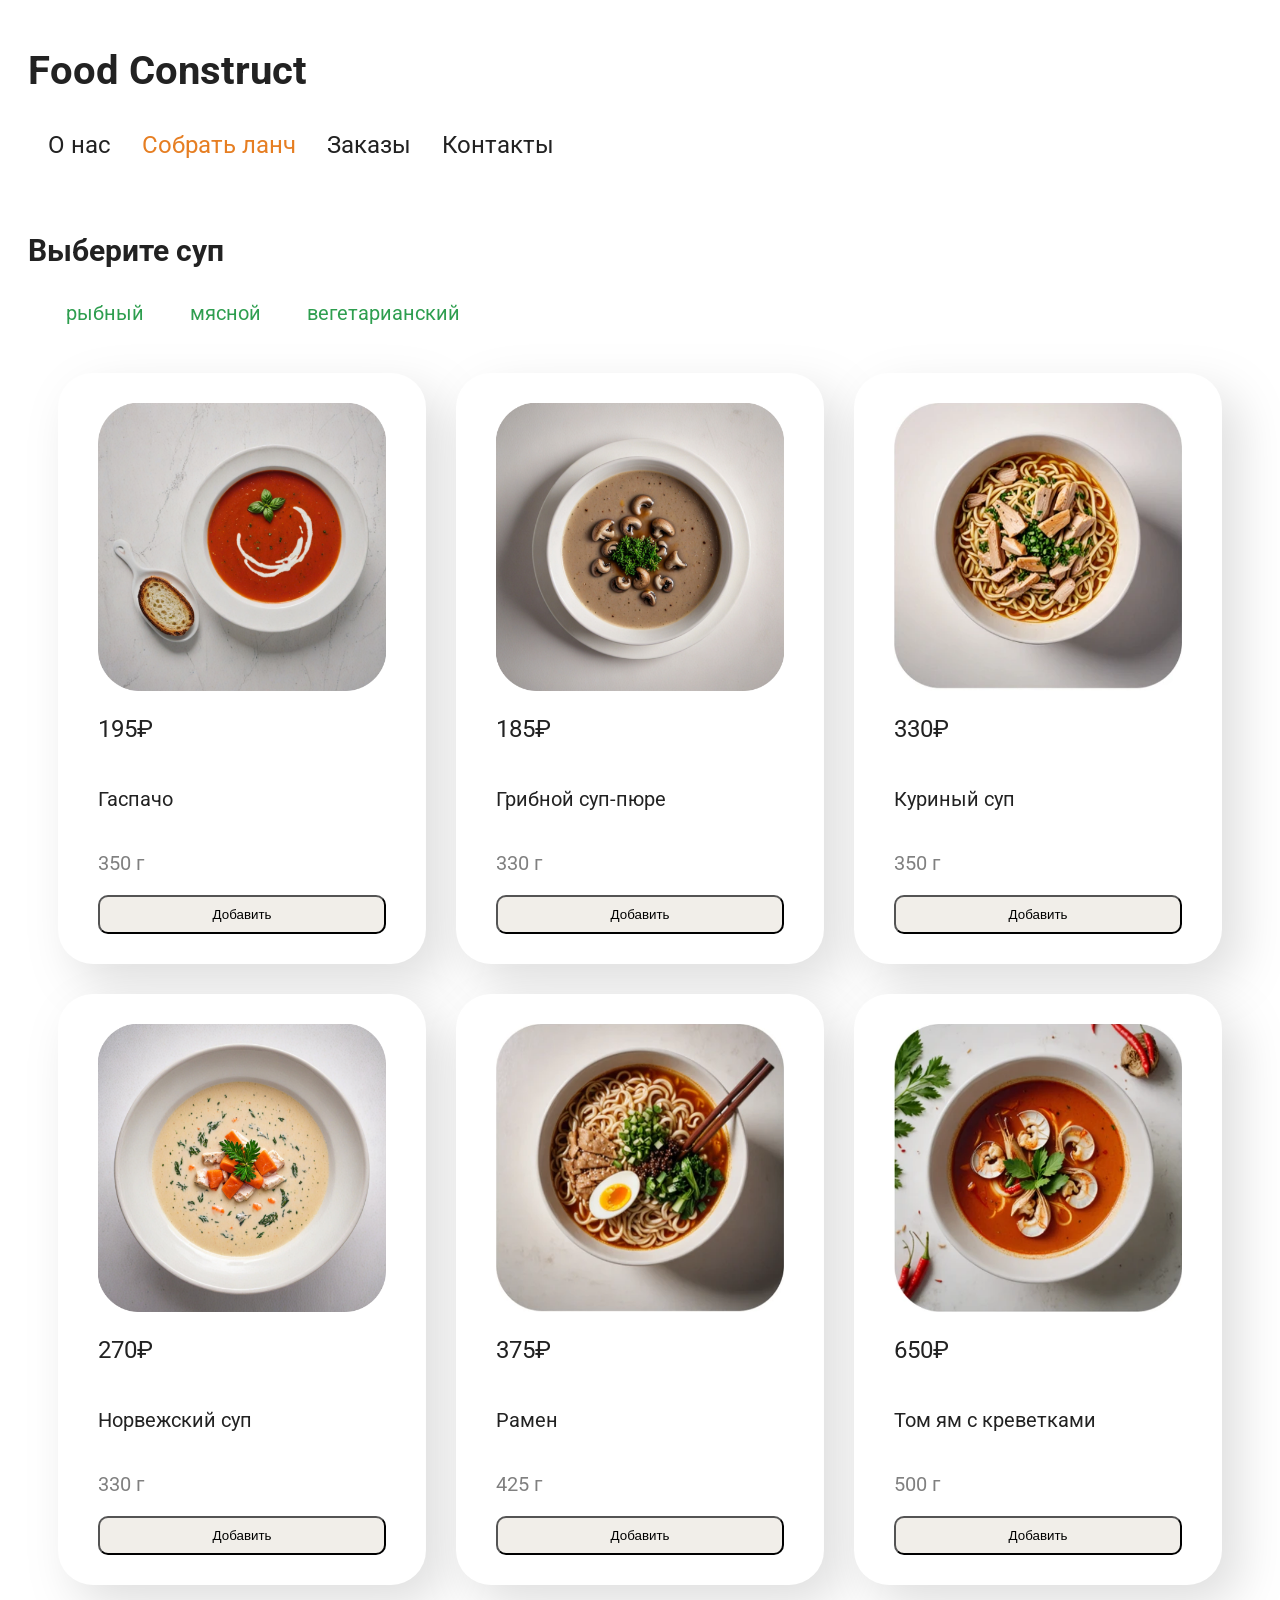
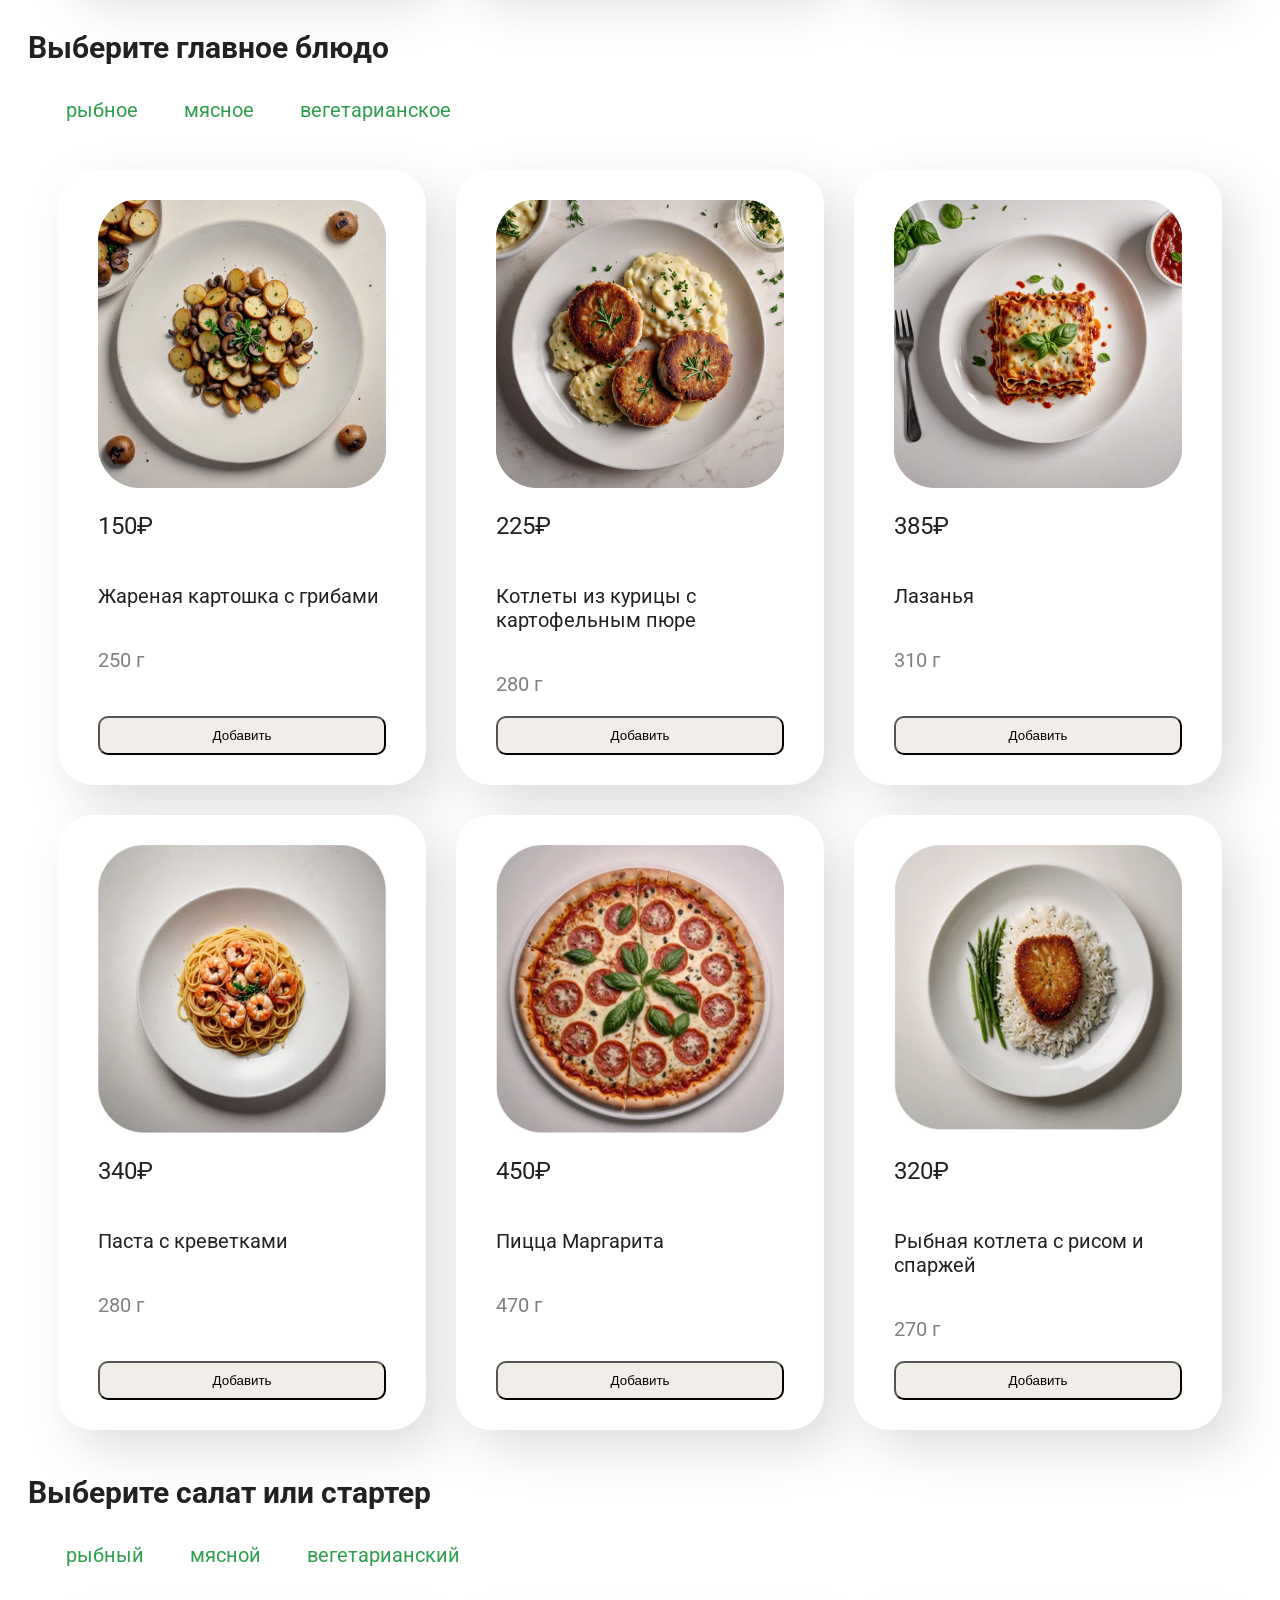
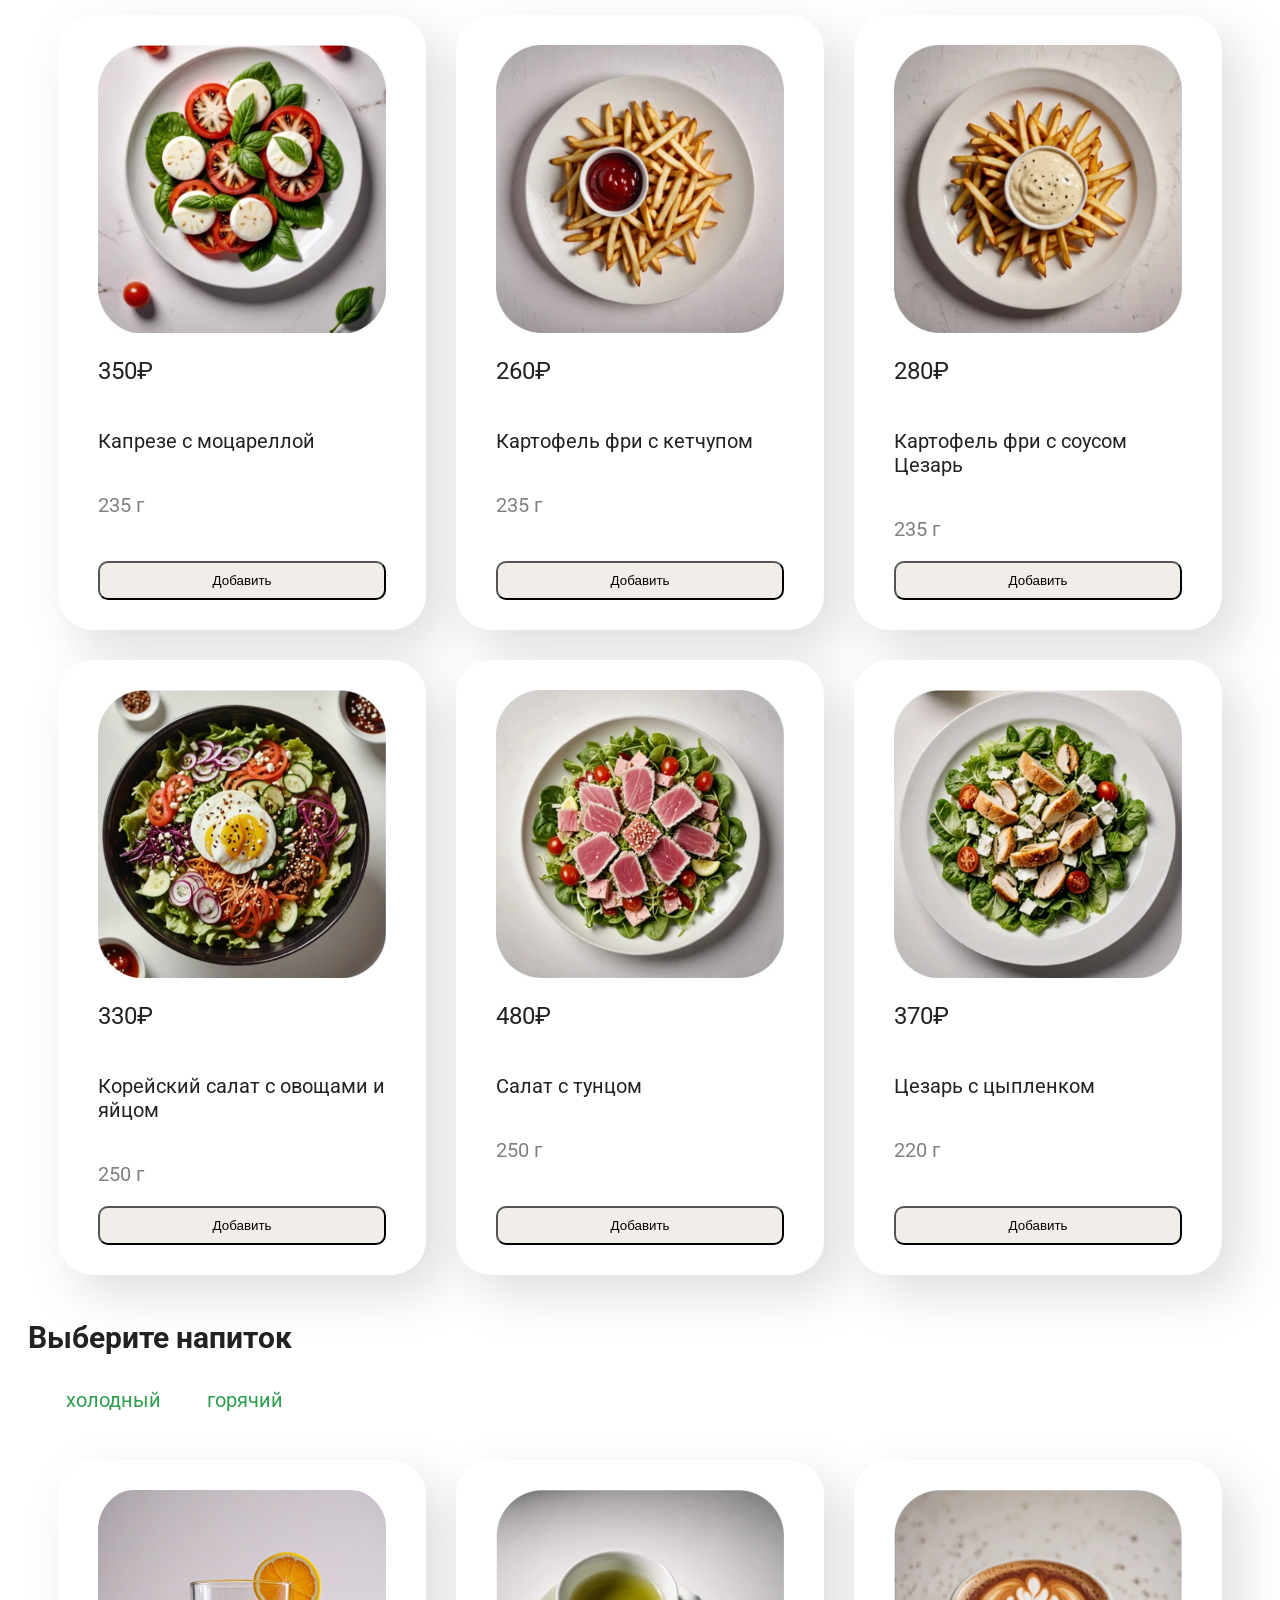
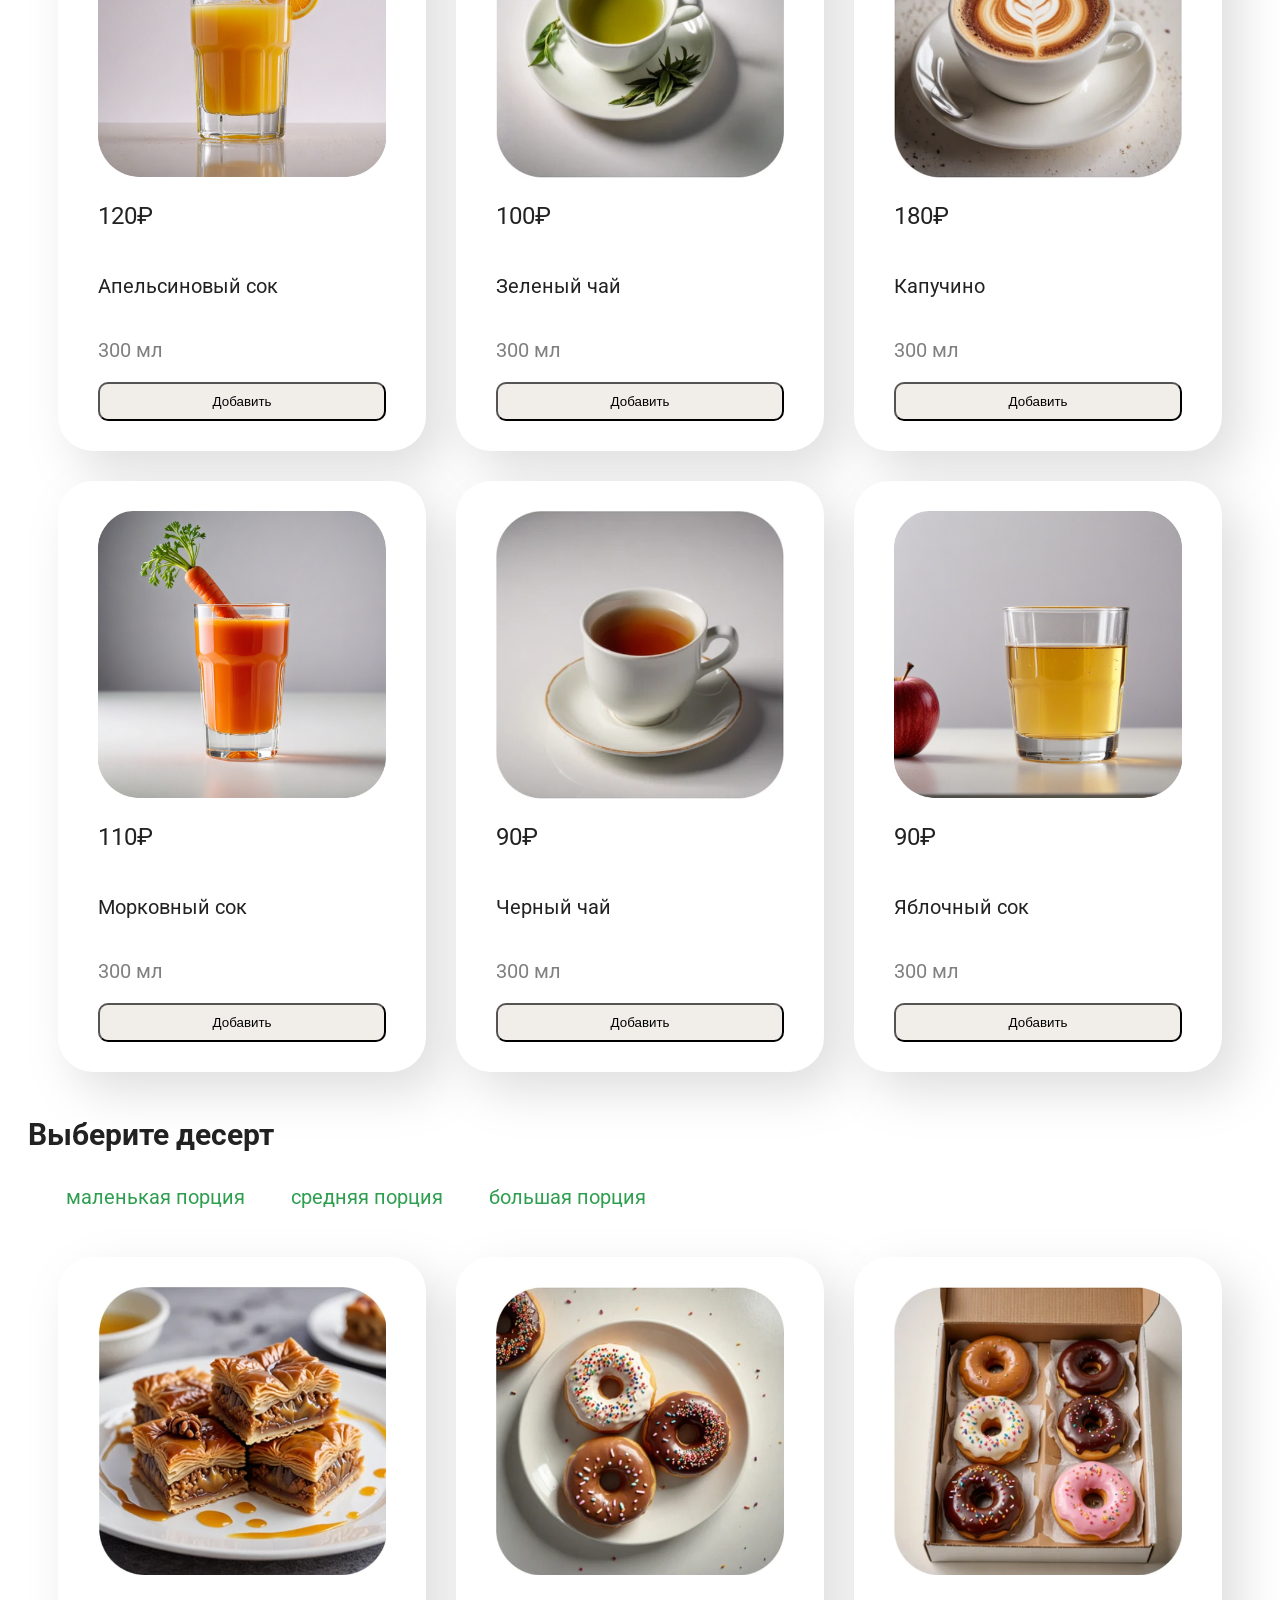
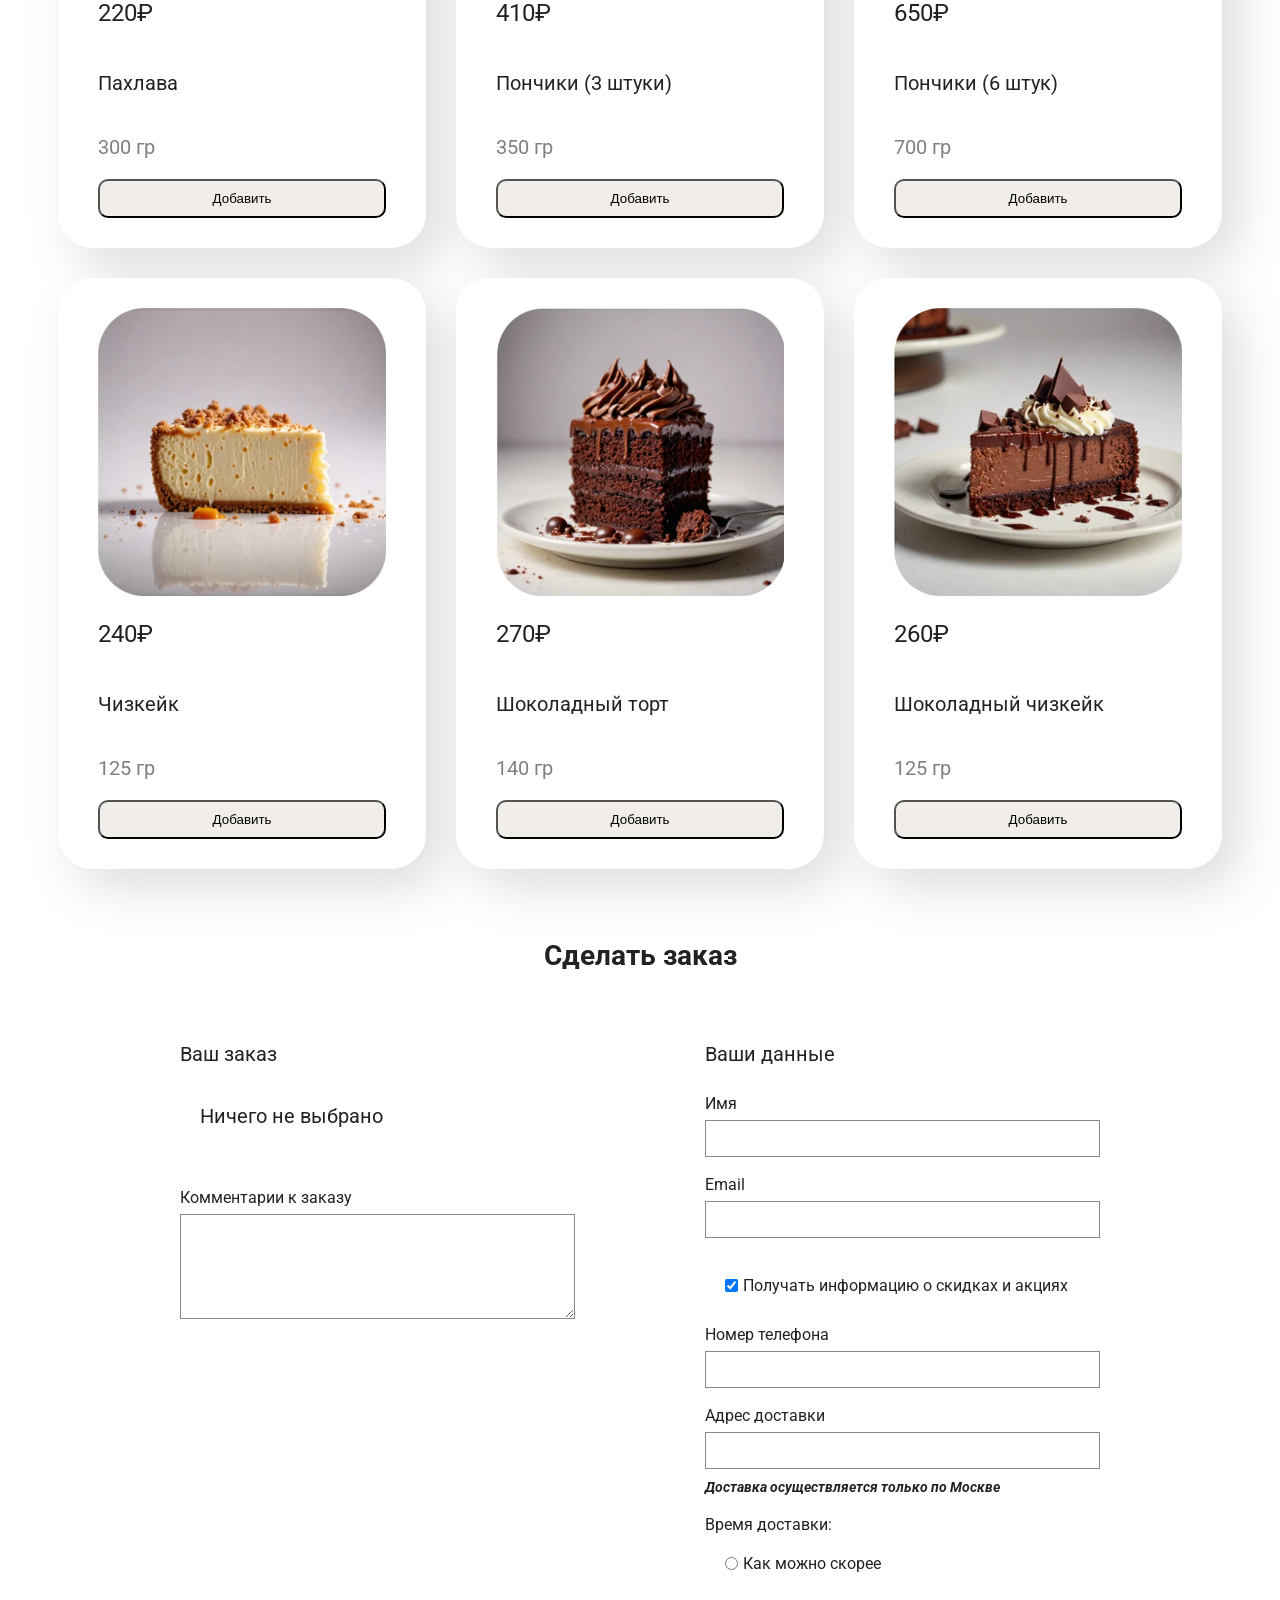
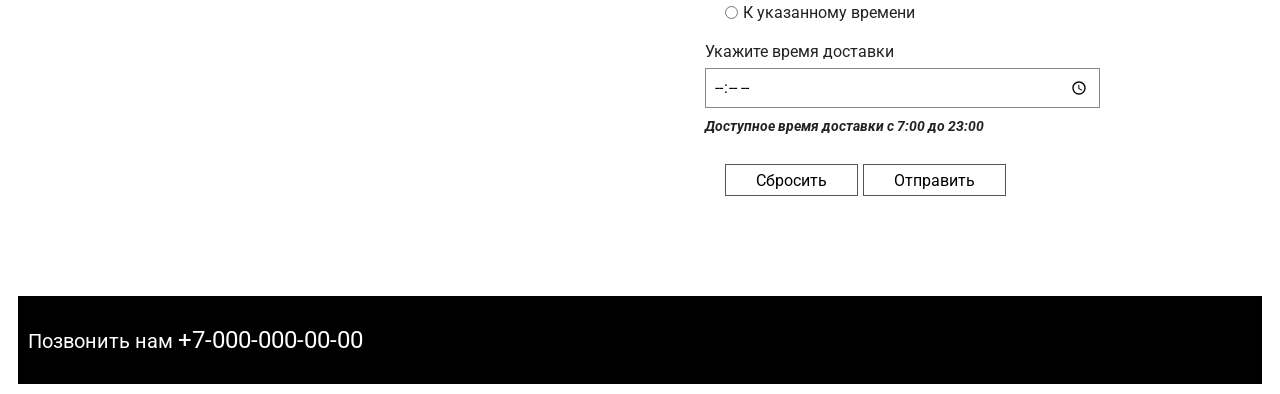
<file: lab5/lunch.html>
<!DOCTYPE html>
<html lang="ru">

<head>
    <meta charset="UTF-8">
    <meta name="viewport" content="width=device-width, initial-scale=1.0">

    <title>Собрать ланч — Food Construct</title>

    <link rel="stylesheet" href="../lab1/main.css">
    <link rel="stylesheet" href="lunch.css">

    <link rel="preconnect" href="https://fonts.googleapis.com">
    <link rel="preconnect" href="https://fonts.gstatic.com" crossorigin>
    <link href="https://fonts.googleapis.com/css2?family=Roboto:ital,wght@0,100..900;1,100..900&display=swap" rel="stylesheet">
</head>

<body>

<header>
    <h1>Food Construct</h1>

    <nav>
        <a href="../lab1/index.html">О нас</a>
        <a href="lunch.html" id="active">Собрать ланч</a>
        <a href="orders.html">Заказы</a>
        <a href="#contacts">Контакты</a>
    </nav>
</header>


<main>

    <section>
        <h2>Выберите суп</h2>

        <div class="filters" data-category="soup">
            <button type="button" class="filter-button" data-kind="fish">рыбный</button>
            <button type="button" class="filter-button" data-kind="meat">мясной</button>
            <button type="button" class="filter-button" data-kind="veg">вегетарианский</button>
        </div>

        <div class="dishes" id="soups"></div>
    </section>


    <section>
        <h2>Выберите главное блюдо</h2>

        <div class="filters" data-category="main">
            <button type="button" class="filter-button" data-kind="fish">рыбное</button>
            <button type="button" class="filter-button" data-kind="meat">мясное</button>
            <button type="button" class="filter-button" data-kind="veg">вегетарианское</button>
        </div>

        <div class="dishes" id="main-dishes"></div>
    </section>


    <section>
        <h2>Выберите салат или стартер</h2>

        <div class="filters" data-category="salad">
            <button type="button" class="filter-button" data-kind="fish">рыбный</button>
            <button type="button" class="filter-button" data-kind="meat">мясной</button>
            <button type="button" class="filter-button" data-kind="veg">вегетарианский</button>
        </div>

        <div class="dishes" id="salads"></div>
    </section>


    <section>
        <h2>Выберите напиток</h2>

        <div class="filters" data-category="drink">
            <button type="button" class="filter-button" data-kind="cold">холодный</button>
            <button type="button" class="filter-button" data-kind="hot">горячий</button>
        </div>

        <div class="dishes" id="drinks"></div>
    </section>


    <section>
        <h2>Выберите десерт</h2>

        <div class="filters" data-category="dessert">
            <button type="button" class="filter-button" data-kind="small">маленькая порция</button>
            <button type="button" class="filter-button" data-kind="medium">средняя порция</button>
            <button type="button" class="filter-button" data-kind="large">большая порция</button>
        </div>

        <div class="dishes" id="desserts"></div>
    </section>


    <section class="order">
        <h2>Сделать заказ</h2>

        <form action="https://httpbin.org/post" method="post">

            <div class="order-columns">

                <div class="order-block">

                    <h3>Ваш заказ</h3>

                    <div id="order-items">

                        <p id="empty-order">Ничего не выбрано</p>

                        <div class="order-category" id="soup-order">
                            <p class="category-title">Суп</p>
                            <div class="selected-dish">
                                <span id="selected-soup">Блюдо не выбрано</span>
                                <span id="soup-price"></span>
                            </div>
                        </div>

                        <div class="order-category" id="main-order">
                            <p class="category-title">Главное блюдо</p>
                            <div class="selected-dish">
                                <span id="selected-main">Блюдо не выбрано</span>
                                <span id="main-price"></span>
                            </div>
                        </div>

                        <div class="order-category" id="salad-order">
                            <p class="category-title">Салат или стартер</p>
                            <div class="selected-dish">
                                <span id="selected-salad">Блюдо не выбрано</span>
                                <span id="salad-price"></span>
                            </div>
                        </div>

                        <div class="order-category" id="drink-order">
                            <p class="category-title">Напиток</p>
                            <div class="selected-dish">
                                <span id="selected-drink">Напиток не выбран</span>
                                <span id="drink-price"></span>
                            </div>
                        </div>

                        <div class="order-category" id="dessert-order">
                            <p class="category-title">Десерт</p>
                            <div class="selected-dish">
                                <span id="selected-dessert">Блюдо не выбрано</span>
                                <span id="dessert-price"></span>
                            </div>
                        </div>

                        <div id="total-price">
                            <span>Стоимость заказа:</span>
                            <span id="total">0₽</span>
                        </div>

                    </div>


                    <label for="comment">Комментарии к заказу</label>

                    <textarea
                        id="comment"
                        name="comment"
                    ></textarea>

                </div>


                <div class="order-block">

                    <h3>Ваши данные</h3>

                    <label for="name">Имя</label>

                    <input
                        type="text"
                        id="name"
                        name="name"
                        required>


                    <label for="email">Email</label>

                    <input
                        type="email"
                        id="email"
                        name="email"
                        required>


                    <div class="checkbox-row">

                        <input
                            type="checkbox"
                            id="subscribe"
                            name="subscribe"
                            value="yes"
                            checked>

                        <label for="subscribe">
                            Получать информацию о скидках и акциях
                        </label>

                    </div>


                    <label for="phone">Номер телефона</label>

                    <input
                        type="tel"
                        id="phone"
                        name="phone"
                        required>


                    <label for="address">Адрес доставки</label>

                    <input
                        type="text"
                        id="address"
                        name="address"
                        required>


                    <p class="delivery-note">
                        Доставка осуществляется только по Москве
                    </p>


                    <p class="delivery-title">
                        Время доставки:
                    </p>


                    <div class="radio-row">

                        <input
                            type="radio"
                            id="asap"
                            name="delivery_time_type"
                            value="asap"
                            required>

                        <label for="asap">
                            Как можно скорее
                        </label>

                    </div>


                    <div class="radio-row">

                        <input
                            type="radio"
                            id="specific-time"
                            name="delivery_time_type"
                            value="specific">

                        <label for="specific-time">
                            К указанному времени
                        </label>

                    </div>


                    <label for="delivery-time">
                        Укажите время доставки
                    </label>

                    <input
                        type="time"
                        id="delivery-time"
                        name="delivery_time"
                        min="07:00"
                        max="23:00"
                        step="300">


                    <p class="delivery-note">
                        Доступное время доставки с 7:00 до 23:00
                    </p>


                    <div class="buttons">

                        <button type="reset">
                            Сбросить
                        </button>

                        <button type="submit">
                            Отправить
                        </button>

                    </div>

                </div>

            </div>

        </form>

    </section>

</main>


<footer id="contacts">

    <p>
        Позвонить нам

        <a id="phoneNum" href="tel:+70000000000">
            +7-000-000-00-00
        </a>
    </p>

</footer>


<script src="dishes.js"></script>
<script src="script.js"></script>

</body>
</html>
</file>
<file: lab1/main.css>
* {
    box-sizing: border-box;
}

body {
    font-family: "Roboto";
    font-size: 20px;
    color: #222;
}

div, header, footer, main, nav {
    margin: 10px;
    padding: 10px;
}

a {
    text-decoration: none;
    font-family: "Roboto";
    font-size: 24px;
    margin-right: 16px;
    color: #222;
}

a:hover {
    color: #e67e22;
}

#active {
    color: #e67e22;
}

#phoneNum {
    color: #ffffff;
}

#phoneNum:hover {
    color: #e67e22;
}

img {
    width: 1000px;
    height: auto;
}

table {
    padding: 10px;
    border: 1px solid #222;
    border-collapse: collapse;
    text-align: left;
}

th, td {
    padding: 10px;
    border: 1px solid #222;
}

footer {
    background-color: black;
    color: white;
}

nav {
    display: flex;
    gap: 15px;
    flex-wrap: wrap;
}

@media (max-width: 800px) {
    .about-image {
        width: 500px;
    }

    nav {
        justify-content: space-between;
    }
}

@media (max-width: 600px) {
    h1 {
        text-align: center;
    }

    nav {
        flex-direction: column;
        align-items: center;
    }

    nav a {
        font-size: 28px;
    }

    .about-image {
        width: 100%;
    }

    .popular-dishes {
        font-size: 18px;
    }
}

@media (max-width: 400px) {
    .popular-dishes {
        font-size: 16px;
    }
}
</file>
<file: lab4/hw/style.css>
* { box-sizing: border-box; }

[hidden] { display: none !important; }

body {
  margin: 0;
  min-height: 100vh;
  display: flex;
  align-items: center;
  justify-content: center;
  padding: 16px;
  background: #f0f0f0;
  font-family: Arial, Helvetica, sans-serif;
  color: #111;
}

.card {
  width: 100%;
  max-width: 400px;
  padding: 28px 24px;
  background: #fff;
  border-radius: 12px;
  box-shadow: 0 2px 12px rgba(0, 0, 0, 0.12);
  text-align: center;
}

h1 { margin: 0 0 16px; font-size: 1.7rem; }
h2 { margin: 0 0 12px; font-size: 1.4rem; }
p  { margin: 0 0 12px; line-height: 1.45; }

.rules {
  margin: 0 0 14px;
  padding-left: 20px;
  text-align: left;
  line-height: 1.5;
  font-size: 0.95rem;
}
.rules li { margin-bottom: 6px; }

.info { margin: 6px 0; font-size: 1.1rem; }
.info.small { font-size: 0.95rem; color: #555; }
#timer.low { color: #c82333; font-weight: bold; }

.question {
  margin: 18px 0 4px;
  min-height: 2.4rem;
  font-size: 1.5rem;
  word-break: break-word;
}
.hint { min-height: 1.2rem; margin-bottom: 14px; font-size: 0.85rem; color: #666; }

input[type="text"] {
  width: 100%;
  padding: 10px 12px;
  border: 1px solid #ccc;
  border-radius: 6px;
  font-size: 0.95rem;
}
input[type="text"]:focus { outline: 2px solid #28a745; border-color: #28a745; }

button {
  margin-top: 12px;
  padding: 10px 22px;
  border: none;
  border-radius: 6px;
  background: #28a745;
  color: #fff;
  font-size: 0.95rem;
  font-weight: bold;
  cursor: pointer;
}
button:hover { background: #218838; }
button.secondary { background: #6c757d; }
button.secondary:hover { background: #5a6268; }
button:disabled { opacity: 0.6; cursor: default; }

#bool-block { display: flex; justify-content: center; gap: 12px; }
#bool-block button { min-width: 110px; }

.feedback { min-height: 1.6rem; margin-top: 12px; font-size: 1.1rem; }
.feedback.ok  { color: #1e7e34; }
.feedback.bad { color: #c82333; }

.stats {
  display: flex;
  justify-content: center;
  gap: 28px;
  margin-top: 14px;
  padding-top: 12px;
  border-top: 1px solid #eee;
  font-size: 1rem;
}
.stats .ok  { color: #1e7e34; }
.stats .bad { color: #c82333; }

.actions { display: flex; justify-content: center; flex-wrap: wrap; gap: 10px; }
</file>
<file: lab2/lunch.css>
.dishes {
    display: grid;
    grid-template-columns: repeat(3, 1fr);
    gap: 10px;
}

.dish {
    display: flex;
    flex-direction: column;
    padding: 30px 40px;
    border-radius: 35px;
    cursor: pointer;
    filter: drop-shadow(17px 19px 24px rgba(0, 0, 0, 0.13));
    background-color: white;
}

.dish:hover {
    border: 2px solid tomato;
}

.dish:hover button {
    background-color: tomato;
}

.dish img {
    width: 100%;
    border-radius: 35px;
}

.dish p:first-of-type {
    font-size: 24px;
}

.dish p:nth-of-type(2) {
    font-size: 20px;
}

.dish p:nth-of-type(3) {
    color: gray;
}

.dish button {
    margin-top: auto;
    padding: 10px 30px;
    border-radius: 10px;
    background-color: #f1eee9;
    cursor: pointer;
}

@media (max-width: 800px) {
    .dishes {
        grid-template-columns: repeat(2, 1fr);
    }
    nav {
        justify-content: space-between;
    }
}

@media (max-width: 600px) {
    h1 {
        text-align: center;
    }

    nav {
        flex-direction: column;
        align-items: center;
    }

    nav a {
        font-size: 24px;
    }

    section h2 {
        text-align: center;
    }

    .dishes {
        grid-template-columns: 1fr;
    }
}
</file>
<file: lab3/lunch.css>
.dishes {
    display: grid;
    grid-template-columns: repeat(3, 1fr);
    gap: 10px;
}

.dish {
    display: flex;
    flex-direction: column;
    padding: 30px 40px;
    border-radius: 35px;
    cursor: pointer;
    filter: drop-shadow(17px 19px 24px rgba(0, 0, 0, 0.13));
    background-color: white;
}

.dish:hover {
    border: 2px solid tomato;
}

.dish:hover button {
    background-color: tomato;
}

.dish img {
    width: 100%;
    border-radius: 35px;
}

.dish p:first-of-type {
    font-size: 24px;
}

.dish p:nth-of-type(2) {
    font-size: 20px;
}

.dish p:nth-of-type(3) {
    color: gray;
}

.dish button {
    margin-top: auto;
    padding: 10px 30px;
    border-radius: 10px;
    background-color: #f1eee9;
    cursor: pointer;
}

.order {
    max-width: 1000px;
    margin: 50px auto 30px;
}

.order > h2 {
    text-align: center;
    font-size: 28px;
    margin-bottom: 40px;
}

.order-columns {
    display: grid;
    grid-template-columns: 1fr 1fr;
    gap: 90px;
}

.order-block h3 {
    font-size: 20px;
    font-weight: normal;
    margin: 0 0 28px;
}

.order-block > label {
    display: block;
    font-size: 16px;
    margin-bottom: 7px;
}

.order-block select,
.order-block input[type="text"],
.order-block input[type="email"],
.order-block input[type="tel"],
.order-block input[type="time"],
.order-block textarea {
    width: 100%;
    font-family: "Roboto", sans-serif;
    font-size: 16px;
    padding: 8px;
    border: 1px solid #888;
    border-radius: 0;
    margin-bottom: 18px;
}

.order-block select,
.order-block input[type="text"],
.order-block input[type="email"],
.order-block input[type="tel"] {
    height: 37px;
}

.order-block textarea {
    height: 105px;
    resize: vertical;
}

.checkbox-row {
    display: flex;
    align-items: center;
    gap: 5px;
    margin-bottom: 20px;
}

.checkbox-row input {
    margin: 0;
}

.checkbox-row label {
    font-size: 16px;
}

.delivery-note {
    margin: -8px 0 20px;
    font-size: 14px;
    font-style: italic;
    font-weight: bold;
}

.delivery-title {
    margin: 0 0 10px;
    font-size: 16px;
}

.radio-row {
    display: flex;
    align-items: center;
    margin-bottom: 10px;
}

.radio-row input {
    margin: 0 5px 0 0;
}

.radio-row label {
    font-size: 16px;
}

.buttons {
    display: flex;
    gap: 5px;
    margin-top: 5px;
}

.buttons button {
    height: 32px;
    padding: 0 30px;
    font-family: "Roboto", sans-serif;
    font-size: 16px;
    background-color: white;
    border: 1px solid #555;
    cursor: pointer;
}

.buttons button:hover {
    background-color: #f0f0f0;
}

@media (max-width: 800px) {

    .dishes {
        grid-template-columns: repeat(2, 1fr);
    }

    nav {
        justify-content: space-between;
    }

    .order-columns {
        grid-template-columns: 1fr;
        gap: 40px;
    }

    .order {
        margin-left: 20px;
        margin-right: 20px;
    }
}


@media (max-width: 600px) {

    h1 {
        text-align: center;
    }

    nav {
        flex-direction: column;
        align-items: center;
    }

    nav a {
        font-size: 24px;
    }

    section h2 {
        text-align: center;
    }

    .dishes {
        grid-template-columns: 1fr;
    }

    .order-columns {
        grid-template-columns: 1fr;
    }
}
</file>
<file: lab4/lunch.css>
.dishes {
    display: grid;
    grid-template-columns: repeat(3, 1fr);
    gap: 10px;
}

.dish {
    display: flex;
    flex-direction: column;
    padding: 30px 40px;
    border-radius: 35px;
    cursor: pointer;
    filter: drop-shadow(17px 19px 24px rgba(0, 0, 0, 0.13));
    background-color: white;
}

.dish:hover {
    border: 2px solid tomato;
}

.dish:hover button {
    background-color: tomato;
}

.dish img {
    width: 100%;
    border-radius: 35px;
}

.dish p:first-of-type {
    font-size: 24px;
}

.dish p:nth-of-type(2) {
    font-size: 20px;
}

.dish p:nth-of-type(3) {
    color: gray;
}

.dish button {
    margin-top: auto;
    padding: 10px 30px;
    border-radius: 10px;
    background-color: #f1eee9;
    cursor: pointer;
}

.order {
    max-width: 1000px;
    margin: 50px auto 30px;
}

.order > h2 {
    text-align: center;
    font-size: 28px;
    margin-bottom: 40px;
}

.order-columns {
    display: grid;
    grid-template-columns: 1fr 1fr;
    gap: 90px;
}

.order-block h3 {
    font-size: 20px;
    font-weight: normal;
    margin: 0 0 28px;
}

.order-block > label {
    display: block;
    font-size: 16px;
    margin-bottom: 7px;
}

#order-items {
    margin-bottom: 25px;
}

#empty-order {
    margin: 0 0 25px;
}

.order-category {
    display: none;
    margin-bottom: 25px;
}

.category-title {
    font-size: 16px;
    font-weight: bold;
    margin: 0 0 8px;
}

.selected-dish {
    display: flex;
    justify-content: space-between;
    gap: 20px;
}

.selected-dish span:first-child {
    flex: 1;
}

.selected-dish span:last-child {
    white-space: nowrap;
}

#total-price {
    display: none;
    justify-content: space-between;
    margin-top: 30px;
    padding-top: 20px;
    border-top: 1px solid #888;
    font-size: 18px;
    font-weight: bold;
}

.order-block select,
.order-block input[type="text"],
.order-block input[type="email"],
.order-block input[type="tel"],
.order-block input[type="time"],
.order-block textarea {
    width: 100%;
    font-family: "Roboto", sans-serif;
    font-size: 16px;
    padding: 8px;
    border: 1px solid #888;
    border-radius: 0;
    margin-bottom: 18px;
}

.order-block select,
.order-block input[type="text"],
.order-block input[type="email"],
.order-block input[type="tel"] {
    height: 37px;
}

.order-block textarea {
    height: 105px;
    resize: vertical;
}

.checkbox-row {
    display: flex;
    align-items: center;
    gap: 5px;
    margin-bottom: 20px;
}

.checkbox-row input {
    margin: 0;
}

.checkbox-row label {
    font-size: 16px;
}

.delivery-note {
    margin: -8px 0 20px;
    font-size: 14px;
    font-style: italic;
    font-weight: bold;
}

.delivery-title {
    margin: 0 0 10px;
    font-size: 16px;
}

.radio-row {
    display: flex;
    align-items: center;
    margin-bottom: 10px;
}

.radio-row input {
    margin: 0 5px 0 0;
}

.radio-row label {
    font-size: 16px;
}

.buttons {
    display: flex;
    gap: 5px;
    margin-top: 5px;
}

.buttons button {
    height: 32px;
    padding: 0 30px;
    font-family: "Roboto", sans-serif;
    font-size: 16px;
    background-color: white;
    border: 1px solid #555;
    cursor: pointer;
}

.buttons button:hover {
    background-color: #f0f0f0;
}


@media (max-width: 800px) {

    .dishes {
        grid-template-columns: repeat(2, 1fr);
    }

    nav {
        justify-content: space-between;
    }

    .order-columns {
        grid-template-columns: 1fr;
        gap: 40px;
    }

    .order {
        margin-left: 20px;
        margin-right: 20px;
    }
}


@media (max-width: 600px) {

    h1 {
        text-align: center;
    }

    nav {
        flex-direction: column;
        align-items: center;
    }

    nav a {
        font-size: 24px;
    }

    section h2 {
        text-align: center;
    }

    .dishes {
        grid-template-columns: 1fr;
    }

    .order-columns {
        grid-template-columns: 1fr;
    }
}
</file>
<file: lab5/lunch.css>
.filters {
    display: flex;
    flex-wrap: wrap;
    gap: 10px;
    margin: 0 10px 20px;
    padding: 0 10px;
}

.filter-button {
    padding: 8px 18px;
    border: none;
    border-radius: 12px;
    background-color: transparent;
    font-family: "Roboto", sans-serif;
    font-size: 20px;
    color: #2e9e4f;
    cursor: pointer;
}

.filter-button:hover {
    background-color: #eef7ef;
}

.filter-button.active {
    background-color: #d7f0dc;
}

.dishes {
    display: grid;
    grid-template-columns: repeat(3, 1fr);
    gap: 10px;
}

.dish {
    display: flex;
    flex-direction: column;
    padding: 30px 40px;
    border-radius: 35px;
    cursor: pointer;
    filter: drop-shadow(17px 19px 24px rgba(0, 0, 0, 0.13));
    background-color: white;
}

.dish:hover {
    border: 2px solid tomato;
}

.dish:hover button {
    background-color: tomato;
}

.dish img {
    width: 100%;
    border-radius: 35px;
}

.dish p:first-of-type {
    font-size: 24px;
}

.dish p:nth-of-type(2) {
    font-size: 20px;
}

.dish p:nth-of-type(3) {
    color: gray;
}

.dish button {
    margin-top: auto;
    padding: 10px 30px;
    border-radius: 10px;
    background-color: #f1eee9;
    cursor: pointer;
}

.order {
    max-width: 1000px;
    margin: 50px auto 30px;
}

.order > h2 {
    text-align: center;
    font-size: 28px;
    margin-bottom: 40px;
}

.order-columns {
    display: grid;
    grid-template-columns: 1fr 1fr;
    gap: 90px;
}

.order-block h3 {
    font-size: 20px;
    font-weight: normal;
    margin: 0 0 28px;
}

.order-block > label {
    display: block;
    font-size: 16px;
    margin-bottom: 7px;
}

#order-items {
    margin-bottom: 25px;
}

#empty-order {
    margin: 0 0 25px;
}

.order-category {
    display: none;
    margin-bottom: 25px;
}

.category-title {
    font-size: 16px;
    font-weight: bold;
    margin: 0 0 8px;
}

.selected-dish {
    display: flex;
    justify-content: space-between;
    gap: 20px;
}

.selected-dish span:first-child {
    flex: 1;
}

.selected-dish span:last-child {
    white-space: nowrap;
}

#total-price {
    display: none;
    justify-content: space-between;
    margin-top: 30px;
    padding-top: 20px;
    border-top: 1px solid #888;
    font-size: 18px;
    font-weight: bold;
}

.order-block select,
.order-block input[type="text"],
.order-block input[type="email"],
.order-block input[type="tel"],
.order-block input[type="time"],
.order-block textarea {
    width: 100%;
    font-family: "Roboto", sans-serif;
    font-size: 16px;
    padding: 8px;
    border: 1px solid #888;
    border-radius: 0;
    margin-bottom: 18px;
}

.order-block select,
.order-block input[type="text"],
.order-block input[type="email"],
.order-block input[type="tel"] {
    height: 37px;
}

.order-block textarea {
    height: 105px;
    resize: vertical;
}

.checkbox-row {
    display: flex;
    align-items: center;
    gap: 5px;
    margin-bottom: 20px;
}

.checkbox-row input {
    margin: 0;
}

.checkbox-row label {
    font-size: 16px;
}

.delivery-note {
    margin: -8px 0 20px;
    font-size: 14px;
    font-style: italic;
    font-weight: bold;
}

.delivery-title {
    margin: 0 0 10px;
    font-size: 16px;
}

.radio-row {
    display: flex;
    align-items: center;
    margin-bottom: 10px;
}

.radio-row input {
    margin: 0 5px 0 0;
}

.radio-row label {
    font-size: 16px;
}

.buttons {
    display: flex;
    gap: 5px;
    margin-top: 5px;
}

.buttons button {
    height: 32px;
    padding: 0 30px;
    font-family: "Roboto", sans-serif;
    font-size: 16px;
    background-color: white;
    border: 1px solid #555;
    cursor: pointer;
}

.buttons button:hover {
    background-color: #f0f0f0;
}


@media (max-width: 800px) {

    .dishes {
        grid-template-columns: repeat(2, 1fr);
    }

    nav {
        justify-content: space-between;
    }

    .order-columns {
        grid-template-columns: 1fr;
        gap: 40px;
    }

    .order {
        margin-left: 20px;
        margin-right: 20px;
    }
}


@media (max-width: 600px) {

    h1 {
        text-align: center;
    }

    nav {
        flex-direction: column;
        align-items: center;
    }

    nav a {
        font-size: 24px;
    }

    section h2 {
        text-align: center;
    }

    .filters {
        justify-content: center;
    }

    .dishes {
        grid-template-columns: 1fr;
    }

    .order-columns {
        grid-template-columns: 1fr;
    }
}
</file>
